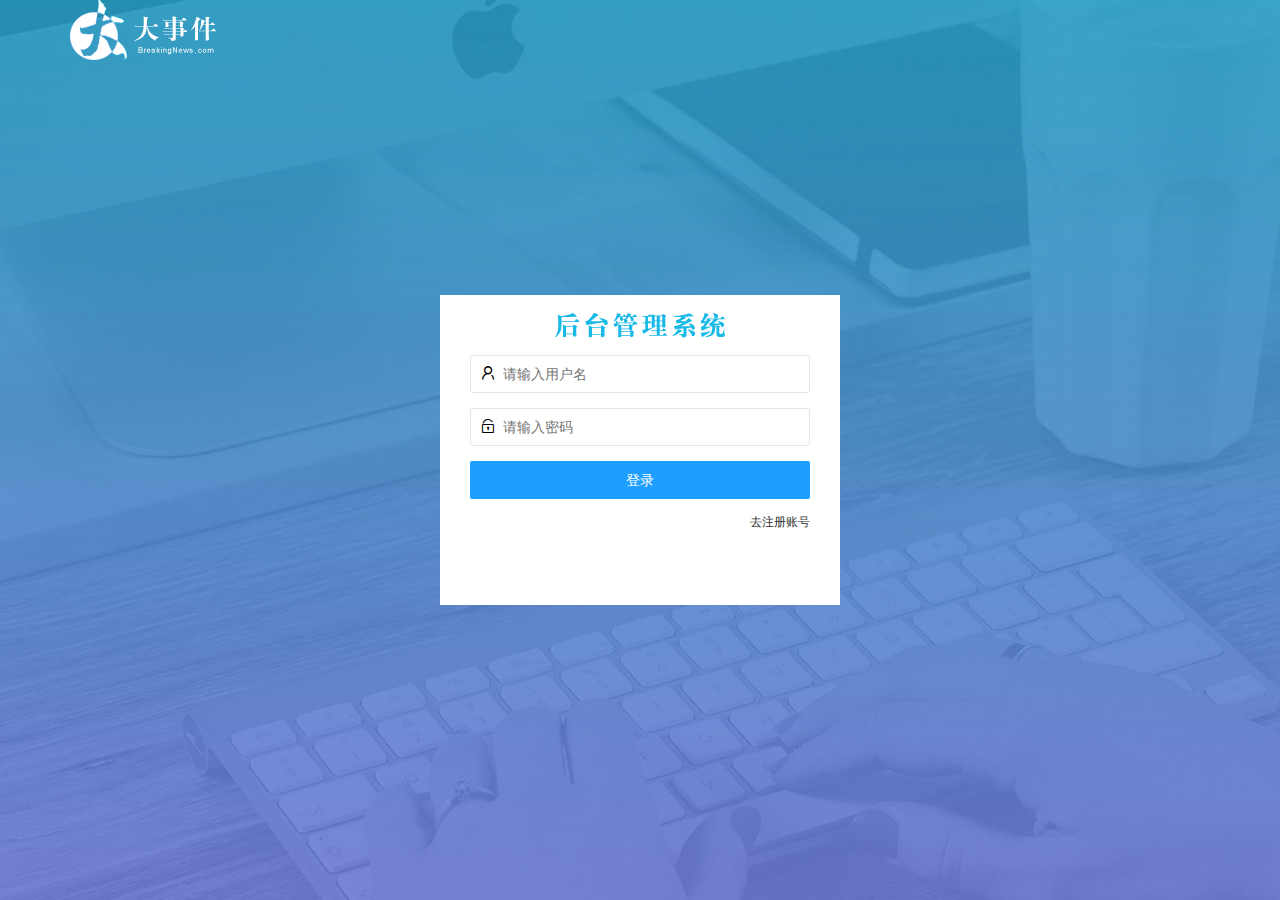
<file: login.html>
<!DOCTYPE html>
<html lang="en">

<head>
    <meta charset="UTF-8">
    <meta http-equiv="X-UA-Compatible" content="IE=edge">
    <meta name="viewport" content="width=device-width, initial-scale=1.0">
    <title>大事件-登录/注册</title>
    <!-- 导入LayUI 的样式 -->
    <link rel="stylesheet" href="./assets/lib/layui/css/layui.css">
    <!-- 导入login.css -->
    <link rel="stylesheet" href="./assets/css/login.css" />


    <!-- 导入相关的js -->
    <script src="./assets/lib/layui/layui.all.js"></script>
    <script src="./assets/lib/jquery.js"></script>
    <!-- 导入自定义的路径baseAPI.js  只能放在jquery.js后面和login.js之前 -->
    <script src="./assets/js/baseAPI.js"></script>
    <script src="./assets/js/login.js"></script>
</head>

<body>
    <!-- 头部logo区域 -->
    <div class="layui-main">
        <img src="./assets/images/logo.png" alt="">
    </div>

    <!-- 登录注册区域 -->
    <div class="loginAndRegBox">
        <div class="title_box"></div>
        <!-- 登录的div -->
        <div class="login_box">
            <!-- 登录的表单 -->
            <form class="layui-form" id="form_login">
                <!-- 用户名 -->
                <div class="layui-form-item">
                    <i class="layui-icon layui-icon-username"></i>
                    <input type="text" name="username" required lay-verify="required" placeholder="请输入用户名"
                        autocomplete="off" class="layui-input" />
                </div>
                <!-- 密码 -->
                <div class="layui-form-item">
                    <i class="layui-icon layui-icon-password"></i>
                    <input type="password" name="password" required lay-verify="required|pwd" placeholder="请输入密码"
                        autocomplete="off" class="layui-input" />
                </div>
                <!-- 登录按钮 -->
                <div class="layui-form-item">
                    <!-- 注意：表单提交按钮和普通按钮的区别，就是 lay-submit 属性 -->
                    <button class="layui-btn layui-btn-fluid layui-btn-normal" lay-submit>登录</button>
                </div>
                <div class="layui-form-item links">
                    <a href="javascript:;" id="link_reg">去注册账号</a>
                </div>
            </form>
        </div>
        <!-- 注册的div -->
        <div class="reg_box">
            <!-- 注册的表单 -->
            <form class="layui-form" id="form_reg">
                <!-- 用户名 -->
                <div class="layui-form-item">
                    <i class="layui-icon layui-icon-username"></i>
                    <input type="text" name="username" required lay-verify="required" placeholder="请输入用户名"
                        autocomplete="off" class="layui-input" />
                </div>
                <!-- 密码 -->
                <div class="layui-form-item">
                    <i class="layui-icon layui-icon-password"></i>
                    <input type="password" name="password" required lay-verify="required|pwd" placeholder="请输入密码"
                        autocomplete="off" class="layui-input" />
                </div>
                <!-- 密码确认框 -->
                <div class="layui-form-item">
                    <i class="layui-icon layui-icon-password"></i>
                    <input type="password" name="repassword" required lay-verify="required|pwd|repwd"
                        placeholder="再次确认密码" autocomplete="off" class="layui-input" />
                </div>
                <!-- 注册按钮 -->
                <div class="layui-form-item">
                    <!-- 注意：表单提交按钮和普通按钮的区别，就是 lay-submit 属性 -->
                    <button class="layui-btn layui-btn-fluid layui-btn-normal" lay-submit>注册</button>
                </div>
                <div class="layui-form-item links">
                    <a href="javascript:;" id="link_login">去登录</a>
                </div>
            </form>
        </div>
    </div>


</body>

</html>
</file>
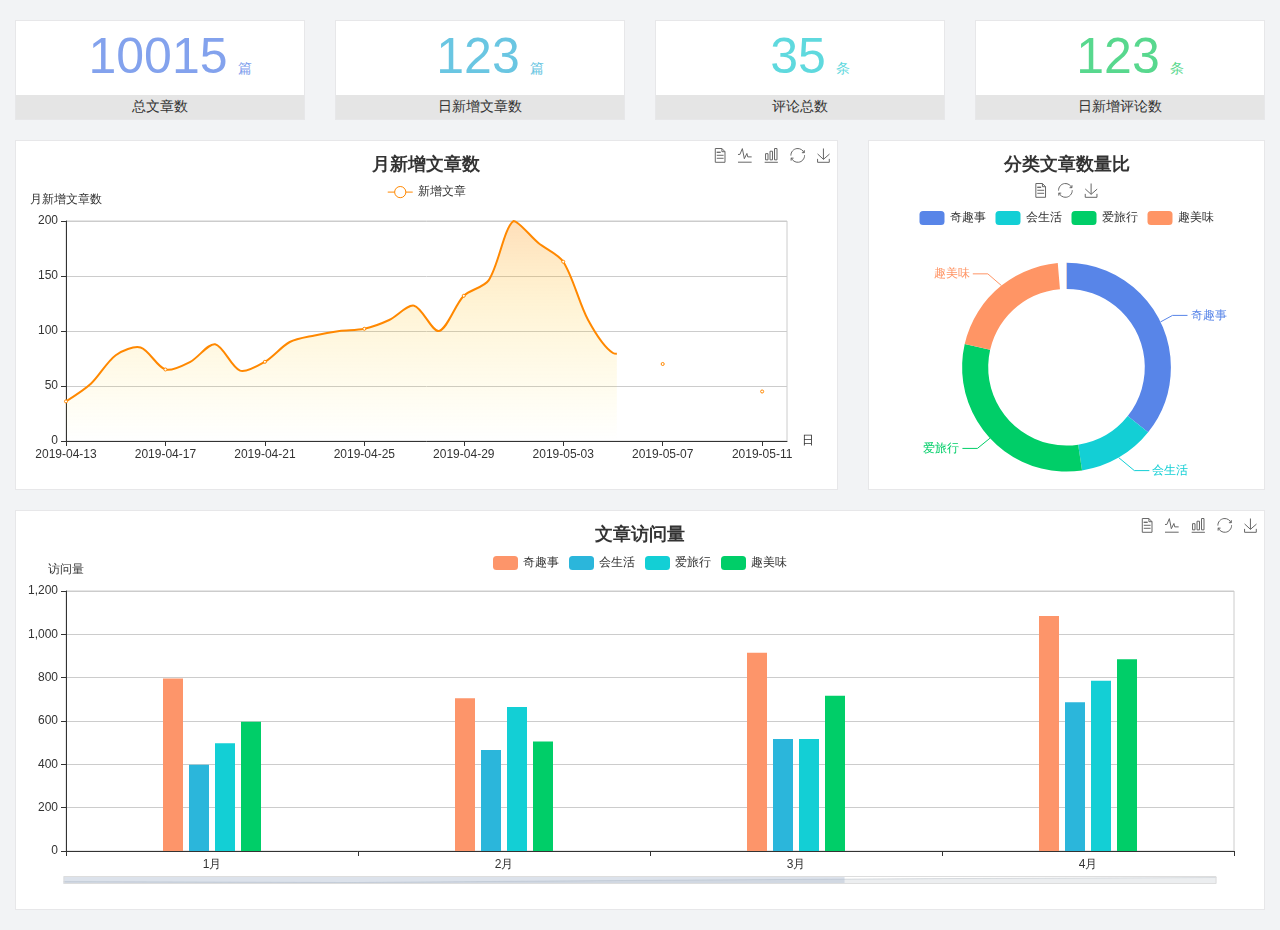
<file: home/dashboard.html>
<!DOCTYPE html>
<html lang="en">

<head>
  <meta charset="UTF-8">
  <meta name="viewport" content="width=device-width, initial-scale=1.0">
  <meta http-equiv="X-UA-Compatible" content="ie=edge">
  <title>图表统计</title>
  <link rel="stylesheet" href="../assets/lib/bootstrap.css" />
  <link rel="stylesheet" href="../assets/lib/main.css" />
  <script src="../assets/lib/jquery.js"></script>
  <script type="text/javascript" src="../assets/lib/echarts.min.js"></script>
</head>

<body>
  <div class="container-fluid">
    <div class="row spannel_list">
      <div class="col-sm-3 col-xs-6">
        <div class="spannel">
          <em>10015</em><span>篇</span>
          <b>总文章数</b>
        </div>
      </div>
      <div class="col-sm-3 col-xs-6">
        <div class="spannel scolor01">
          <em>123</em><span>篇</span>
          <b>日新增文章数</b>
        </div>
      </div>
      <div class="col-sm-3 col-xs-6">
        <div class="spannel scolor02">
          <em>35</em><span>条</span>
          <b>评论总数</b>
        </div>
      </div>
      <div class="col-sm-3 col-xs-6">
        <div class="spannel scolor03">
          <em>123</em><span>条</span>
          <b>日新增评论数</b>
        </div>
      </div>
    </div>
  </div>

  <div class="container-fluid">
    <div class="row curve-pie">
      <div class="col-lg-8 col-md-8">
        <div class="gragh_pannel" id="curve_show"></div>
      </div>
      <div class="col-lg-4 col-md-4">
        <div class="gragh_pannel" id="pie_show"></div>
      </div>
    </div>
  </div>

  <div class="container-fluid">
    <div class="column_pannel" id="column_show"></div>
  </div>

  <script>
    var oChart = echarts.init(document.getElementById('curve_show'));
    var aList_all = [
      { 'count': 36, 'date': '2019-04-13' },
      { 'count': 52, 'date': '2019-04-14' },
      { 'count': 78, 'date': '2019-04-15' },
      { 'count': 85, 'date': '2019-04-16' },
      { 'count': 65, 'date': '2019-04-17' },
      { 'count': 72, 'date': '2019-04-18' },
      { 'count': 88, 'date': '2019-04-19' },
      { 'count': 64, 'date': '2019-04-20' },
      { 'count': 72, 'date': '2019-04-21' },
      { 'count': 90, 'date': '2019-04-22' },
      { 'count': 96, 'date': '2019-04-23' },
      { 'count': 100, 'date': '2019-04-24' },
      { 'count': 102, 'date': '2019-04-25' },
      { 'count': 110, 'date': '2019-04-26' },
      { 'count': 123, 'date': '2019-04-27' },
      { 'count': 100, 'date': '2019-04-28' },
      { 'count': 132, 'date': '2019-04-29' },
      { 'count': 146, 'date': '2019-04-30' },
      { 'count': 200, 'date': '2019-05-01' },
      { 'count': 180, 'date': '2019-05-02' },
      { 'count': 163, 'date': '2019-05-03' },
      { 'count': 110, 'date': '2019-05-04' },
      { 'count': 80, 'date': '2019-05-05' },
      { 'count': 82, 'date': '2019-05-06' },
      { 'count': 70, 'date': '2019-05-07' },
      { 'count': 65, 'date': '2019-05-08' },
      { 'count': 54, 'date': '2019-05-09' },
      { 'count': 40, 'date': '2019-05-10' },
      { 'count': 45, 'date': '2019-05-11' },
      { 'count': 38, 'date': '2019-05-12' },
    ];

    let aCount = [];
    let aDate = [];

    for (var i = 0; i < aList_all.length; i++) {
      aCount.push(aList_all[i].count);
      aDate.push(aList_all[i].date);
    }

    var chartopt = {
      title: {
        text: '月新增文章数',
        left: 'center',
        top: '10'
      },
      tooltip: {
        trigger: 'axis'
      },
      legend: {
        data: ['新增文章'],
        top: '40'
      },
      toolbox: {
        show: true,
        feature: {
          mark: { show: true },
          dataView: { show: true, readOnly: false },
          magicType: { show: true, type: ['line', 'bar'] },
          restore: { show: true },
          saveAsImage: { show: true }
        }
      },
      calculable: true,
      xAxis: [
        {
          name: '日',
          type: 'category',
          boundaryGap: false,
          data: aDate
        }
      ],
      yAxis: [
        {
          name: '月新增文章数',
          type: 'value'
        }
      ],
      series: [
        {
          name: '新增文章',
          type: 'line',
          smooth: true,
          itemStyle: { normal: { areaStyle: { type: 'default' }, color: '#f80' }, lineStyle: { color: '#f80' } },
          data: aCount
        }],
      areaStyle: {
        normal: {
          color: new echarts.graphic.LinearGradient(0, 0, 0, 1, [{
            offset: 0,
            color: 'rgba(255,136,0,0.39)'
          }, {
            offset: .34,
            color: 'rgba(255,180,0,0.25)'
          }, {
            offset: 1,
            color: 'rgba(255,222,0,0.00)'
          }])

        }
      },
      grid: {
        show: true,
        x: 50,
        x2: 50,
        y: 80,
        height: 220
      }
    };

    oChart.setOption(chartopt);


    var oPie = echarts.init(document.getElementById('pie_show'));
    var oPieopt =
    {
      title: {
        top: 10,
        text: '分类文章数量比',
        x: 'center'
      },
      tooltip: {
        trigger: 'item',
        formatter: "{a} <br/>{b} : {c} ({d}%)"
      },
      color: ['#5885e8', '#13cfd5', '#00ce68', '#ff9565'],
      legend: {
        x: 'center',
        top: 65,
        data: ['奇趣事', '会生活', '爱旅行', '趣美味']
      },
      toolbox: {
        show: true,
        x: 'center',
        top: 35,
        feature: {
          mark: { show: true },
          dataView: { show: true, readOnly: false },
          magicType: {
            show: true,
            type: ['pie', 'funnel'],
            option: {
              funnel: {
                x: '25%',
                width: '50%',
                funnelAlign: 'left',
                max: 1548
              }
            }
          },
          restore: { show: true },
          saveAsImage: { show: true }
        }
      },
      calculable: true,
      series: [
        {
          name: '访问来源',
          type: 'pie',
          radius: ['45%', '60%'],
          center: ['50%', '65%'],
          data: [
            { value: 300, name: '奇趣事' },
            { value: 100, name: '会生活' },
            { value: 260, name: '爱旅行' },
            { value: 180, name: '趣美味' }
          ]
        }
      ]
    };
    oPie.setOption(oPieopt);



    var oColumn = this.echarts.init(document.getElementById('column_show'));
    var oColumnopt =
    {
      title: {
        text: '文章访问量',
        left: 'center',
        top: '10'
      },
      tooltip: {
        trigger: 'axis'
      },
      legend: {
        data: ['奇趣事', '会生活', '爱旅行', '趣美味'],
        top: '40'
      },
      toolbox: {
        show: true,
        feature: {
          mark: { show: true },
          dataView: { show: true, readOnly: false },
          magicType: { show: true, type: ['line', 'bar'] },
          restore: { show: true },
          saveAsImage: { show: true }
        }
      },
      calculable: true,
      xAxis: [
        {
          type: 'category',
          data: ['1月', '2月', '3月', '4月', '5月']
        }
      ],
      yAxis: [
        {
          name: '访问量',
          type: 'value'
        }
      ],
      series: [
        {
          name: '奇趣事',
          type: 'bar',
          barWidth: 20,
          itemStyle: {
            normal: { areaStyle: { type: 'default' }, color: '#fd956a' }
          },
          data: [800, 708, 920, 1090, 1200]
        },
        {
          name: '会生活',
          type: 'bar',
          barWidth: 20,
          itemStyle: {
            normal: { areaStyle: { type: 'default' }, color: '#2bb6db' }
          },
          data: [400, 468, 520, 690, 800]
        },
        {
          name: '爱旅行',
          type: 'bar',
          barWidth: 20,
          itemStyle: {
            normal: { areaStyle: { type: 'default' }, color: '#13cfd5' }
          },
          data: [500, 668, 520, 790, 900]
        },
        {
          name: '趣美味',
          type: 'bar',
          barWidth: 20,
          itemStyle: {
            normal: { areaStyle: { type: 'default' }, color: '#00ce68' }
          },
          data: [600, 508, 720, 890, 1000]
        }
      ],
      grid: {
        show: true,
        x: 50,
        x2: 30,
        y: 80,
        height: 260
      },
      dataZoom: [//给x轴设置滚动条
        {
          start: 0,//默认为0
          end: 100 - 1000 / 31,//默认为100
          type: 'slider',
          show: true,
          xAxisIndex: [0],
          handleSize: 0,//滑动条的 左右2个滑动条的大小
          height: 8,//组件高度
          left: 45, //左边的距离
          right: 50,//右边的距离
          bottom: 26,//右边的距离
          handleColor: '#ddd',//h滑动图标的颜色
          handleStyle: {
            borderColor: "#cacaca",
            borderWidth: "1",
            shadowBlur: 2,
            background: "#ddd",
            shadowColor: "#ddd",
          }
        }]
    };
    oColumn.setOption(oColumnopt);
  </script>
</body>

</html>
</file>
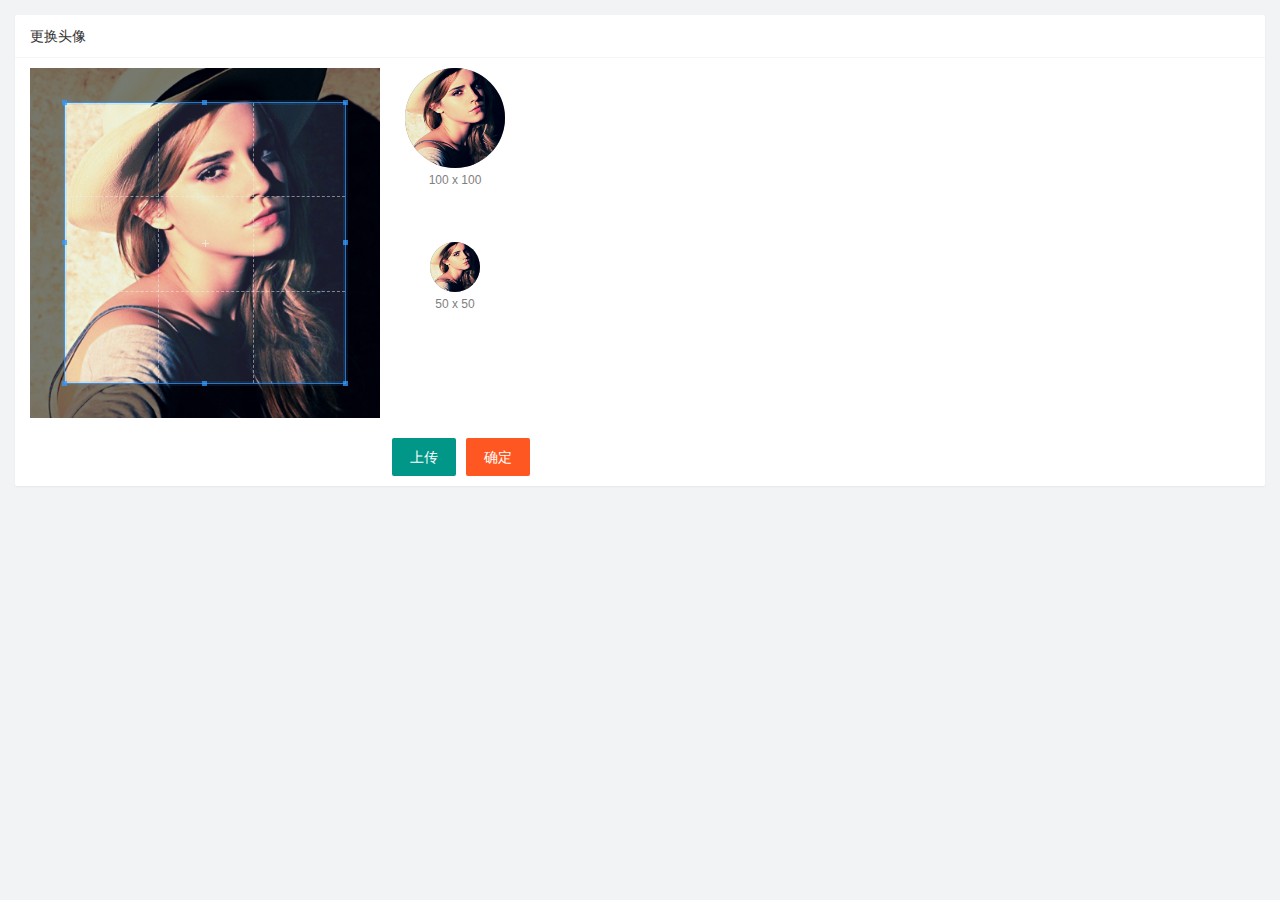
<file: user/user_avatar.html>
<!DOCTYPE html>
<html lang="en">
  <head>
    <meta charset="UTF-8" />
    <meta name="viewport" content="width=device-width, initial-scale=1.0" />
    <title>Document</title>
    <link rel="stylesheet" href="../assets/lib/layui/css/layui.css" />
    <link rel="stylesheet" href="../assets/lib/cropper/cropper.css" />
    <link rel="stylesheet" href="../assets/css/user/user_avatar.css" />
  </head>
  <body>
    <!-- 卡片区域 -->
    <div class="layui-card">
      <div class="layui-card-header">更换头像</div>
      <div class="layui-card-body">
        <!-- 第一行的图片裁剪和预览区域 -->
        <div class="row1">
          <!-- 图片裁剪区域 -->
          <div class="cropper-box">
            <!-- 这个 img 标签很重要，将来会把它初始化为裁剪区域 -->
            <img id="image" src="../assets/images/sample.jpg" />
          </div>
          <!-- 图片的预览区域 -->
          <div class="preview-box">
            <div>
              <!-- 宽高为 100px 的预览区域 -->
              <div class="img-preview w100"></div>
              <p class="size">100 x 100</p>
            </div>
            <div>
              <!-- 宽高为 50px 的预览区域 -->
              <div class="img-preview w50"></div>
              <p class="size">50 x 50</p>
            </div>
          </div>
        </div>

        <!-- 第二行的按钮区域 -->
        <div class="row2">
          <!-- 通过 accept 属性，可以指定，允许用户选择什么类型的文件 -->
          <input type="file" id="file" accept="image/png,image/jpeg" />
          <button type="button" class="layui-btn" id="btnChooseImage">上传</button>
          <button type="button" class="layui-btn layui-btn-danger" id="btnUpload">确定</button>
        </div>
      </div>
    </div>

    <script src="../assets/lib/layui/layui.all.js"></script>
    <script src="../assets/lib/jquery.js"></script>
    <script src="../assets/lib/cropper/Cropper.js"></script>
    <script src="../assets/lib/cropper/jquery-cropper.js"></script>
    <script src="../assets/js/baseAPI.js"></script>
    <script src="../assets/js/user/user_avatar.js"></script>
  </body>
</html>
</file>
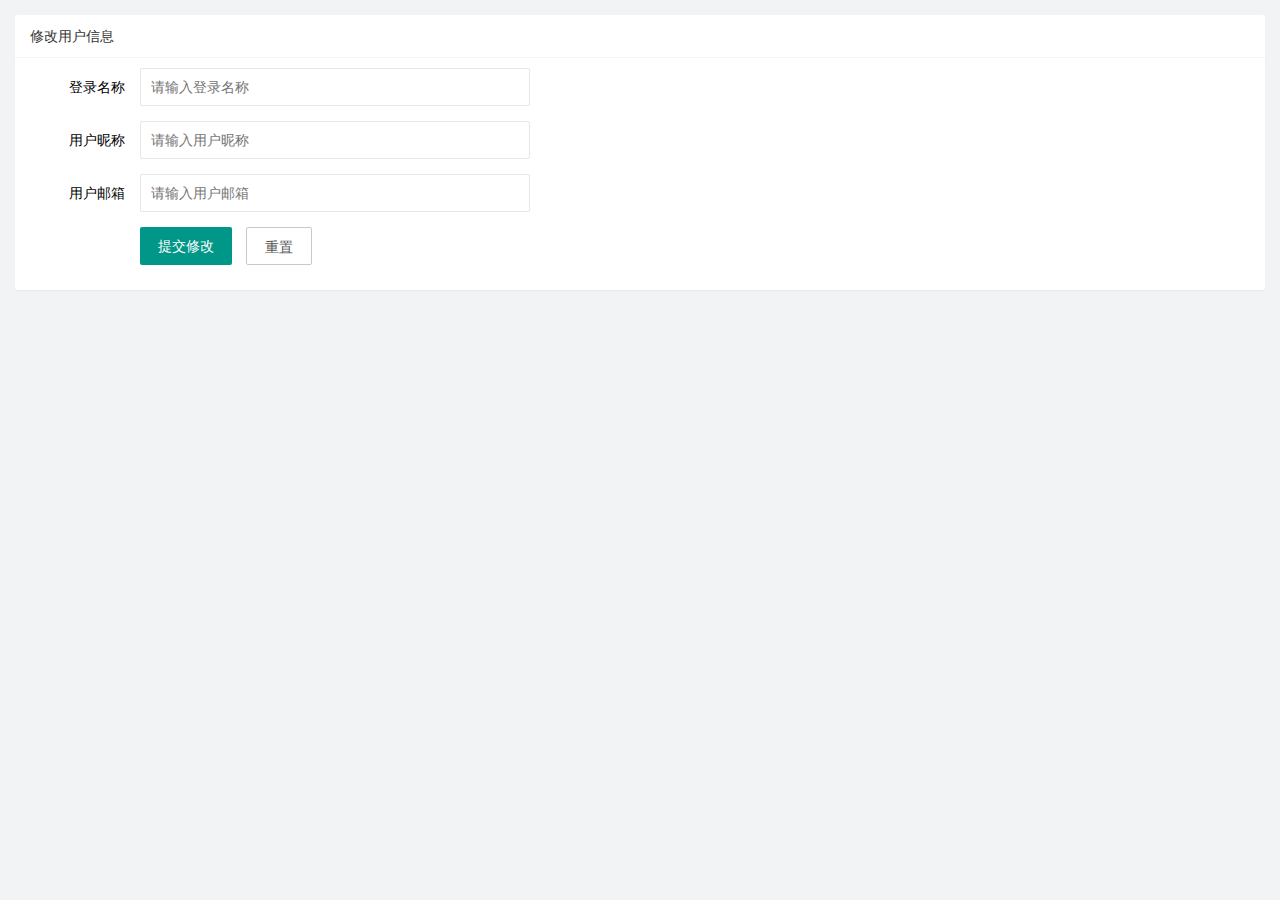
<file: user/user_info.html>
<!DOCTYPE html>
<html lang="en">

<head>
    <meta charset="UTF-8">
    <meta http-equiv="X-UA-Compatible" content="IE=edge">
    <meta name="viewport" content="width=device-width, initial-scale=1.0">
    <title>个人信息</title>
    <link rel="stylesheet" href="../assets/lib/layui/css/layui.css">
    <link rel="stylesheet" href="../assets/css/user/user_info.css">

</head>

<body>
    <!-- 卡片区域 -->
    <div class="layui-card">
        <div class="layui-card-header">修改用户信息</div>
        <div class="layui-card-body">
            <!-- form 表单区域 -->
            <form class="layui-form" lay-filter="formUserInfo">
                <!-- 这是隐藏域 -->
                <input type="hidden" name="id" value="" />
                <div class="layui-form-item">
                    <label class="layui-form-label">登录名称</label>
                    <div class="layui-input-block">
                        <input type="text" name="username" required lay-verify="required" placeholder="请输入登录名称"
                            autocomplete="off" class="layui-input" readonly />
                    </div>
                </div>
                <div class="layui-form-item">
                    <label class="layui-form-label">用户昵称</label>
                    <div class="layui-input-block">
                        <input type="text" name="nickname" required lay-verify="required|nickname" placeholder="请输入用户昵称"
                            autocomplete="off" class="layui-input" />
                    </div>
                </div>
                <div class="layui-form-item">
                    <label class="layui-form-label">用户邮箱</label>
                    <div class="layui-input-block">
                        <input type="text" name="email" required lay-verify="required|email" placeholder="请输入用户邮箱"
                            autocomplete="off" class="layui-input" />
                    </div>
                </div>
                <div class="layui-form-item">
                    <div class="layui-input-block">
                        <button class="layui-btn" lay-submit lay-filter="formDemo">提交修改</button>
                        <button type="reset" class="layui-btn layui-btn-primary" id="btnReset">重置</button>
                    </div>
                </div>
            </form>
        </div>
    </div>

    <!-- 导入 layui 的 js -->
    <script src="../assets/lib/layui/layui.all.js"></script>
    <!-- 导入 jquery -->
    <script src="../assets/lib/jquery.js"></script>
    <!-- 导入 baseAPI -->
    <script src="../assets/js/baseAPI.js"></script>
    <!-- 导入自己的 js -->
    <script src="../assets/js/user/user_info.js"></script>
</body>

</html>
</file>
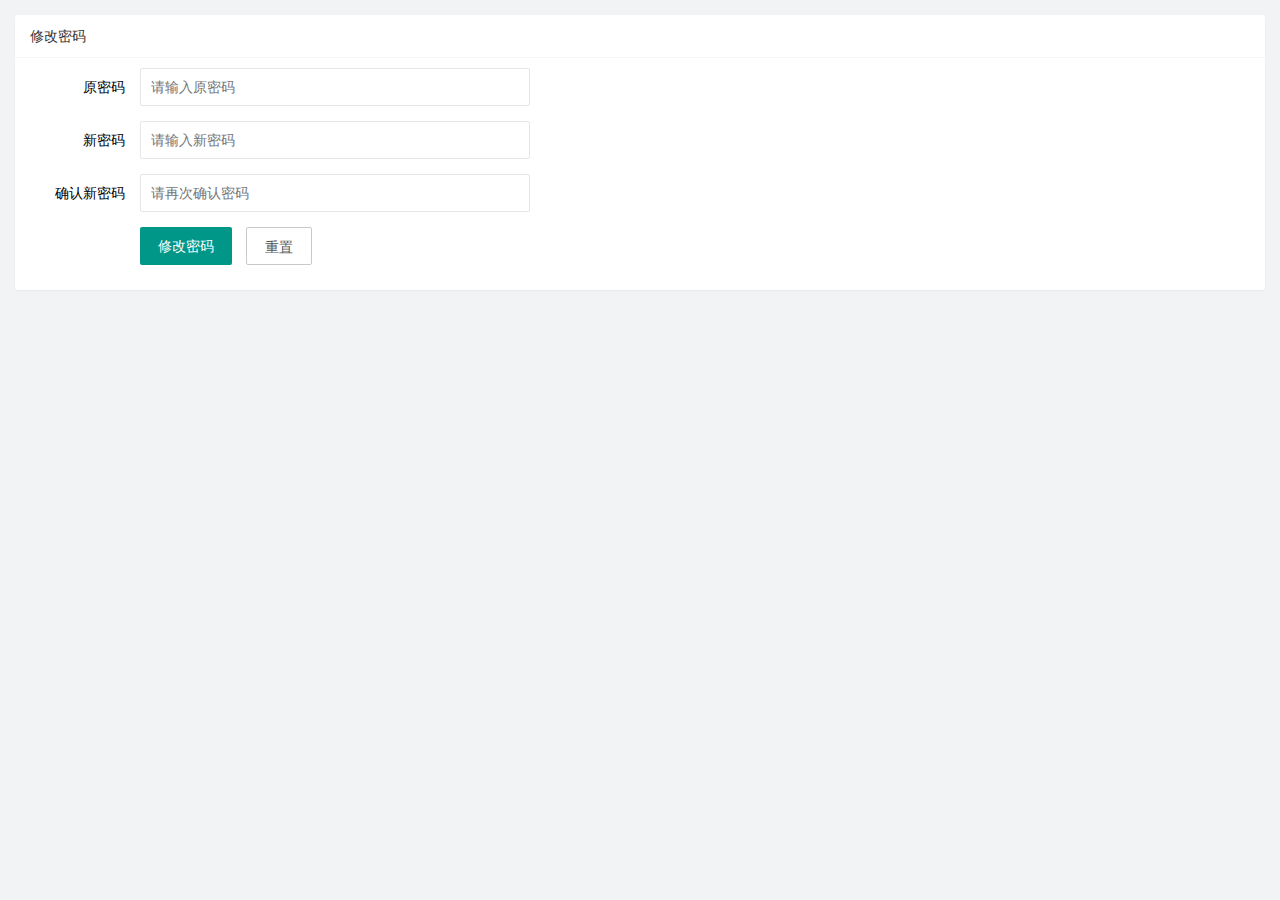
<file: user/user_pwd.html>
<!DOCTYPE html>
<html lang="en">

<head>
  <meta charset="UTF-8" />
  <meta name="viewport" content="width=device-width, initial-scale=1.0" />
  <title>Document</title>
  <link rel="stylesheet" href="../assets/lib/layui/css/layui.css" />
  <link rel="stylesheet" href="../assets/css/user/user_pwd.css" />
</head>

<body>
  <!-- 卡片区域 -->
  <div class="layui-card">
    <div class="layui-card-header">修改密码</div>
    <div class="layui-card-body">
      <form class="layui-form">
        <div class="layui-form-item">
          <label class="layui-form-label">原密码</label>
          <div class="layui-input-block">
            <input type="password" name="oldPwd" required lay-verify="required|pwd" placeholder="请输入原密码"
              autocomplete="off" class="layui-input" />
          </div>
        </div>
        <div class="layui-form-item">
          <label class="layui-form-label">新密码</label>
          <div class="layui-input-block">
            <input type="password" name="newPwd" required lay-verify="required|pwd|samePwd" placeholder="请输入新密码"
              autocomplete="off" class="layui-input" />
          </div>
        </div>
        <div class="layui-form-item">
          <label class="layui-form-label">确认新密码</label>
          <div class="layui-input-block">
            <input type="password" name="rePwd" required lay-verify="required|pwd|rePwd" placeholder="请再次确认密码"
              autocomplete="off" class="layui-input" />
          </div>
        </div>
        <div class="layui-form-item">
          <div class="layui-input-block">
            <button class="layui-btn" lay-submit lay-filter="formDemo">修改密码</button>
            <button type="reset" class="layui-btn layui-btn-primary">重置</button>
          </div>
        </div>
      </form>
    </div>
  </div>

  <!-- 导入 layui 的 js -->
  <script src="../assets/lib/layui/layui.all.js"></script>
  <!-- 导入 jQuery -->
  <script src="../assets/lib/jquery.js"></script>
  <!-- 导入 baseAPI -->
  <script src="../assets/js/baseAPI.js"></script>
  <!-- 导入自己的 js -->
  <script src="../assets/js/user/user_pwd.js"></script>
</body>

</html>
</file>
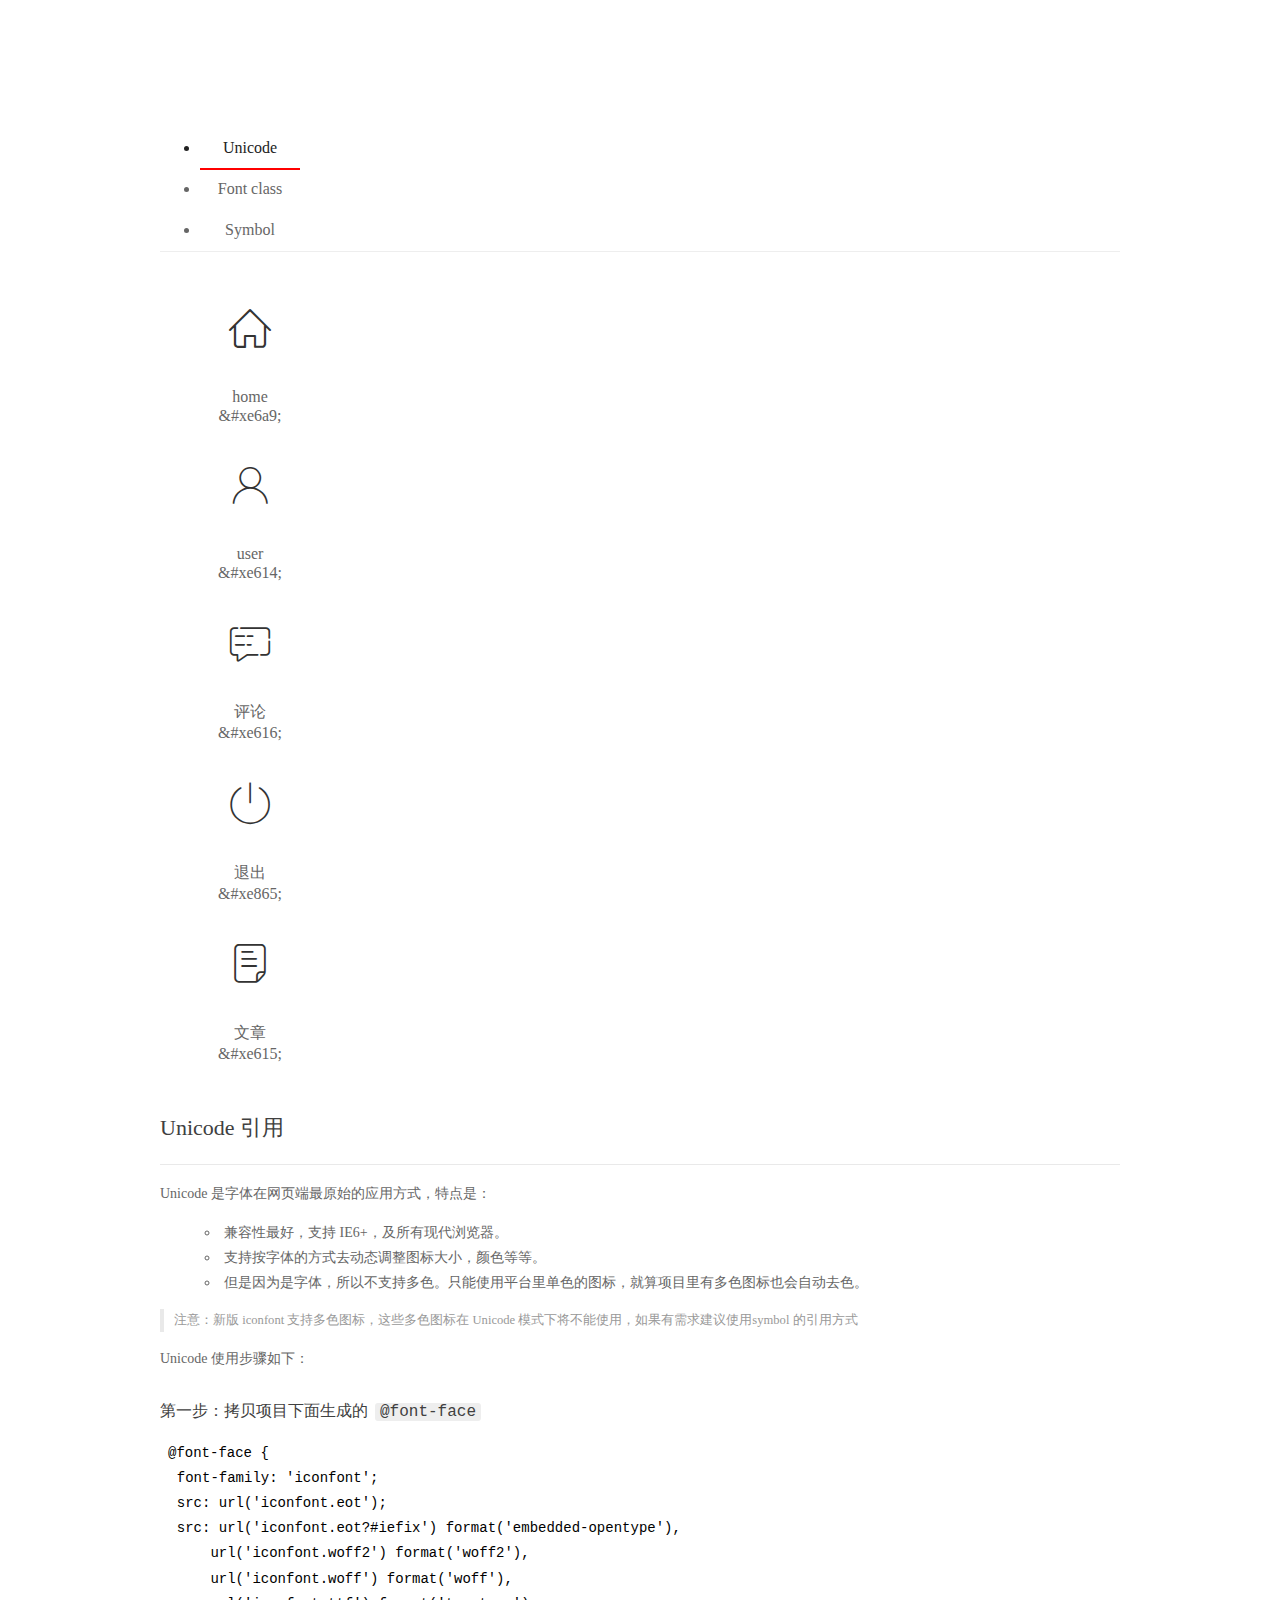
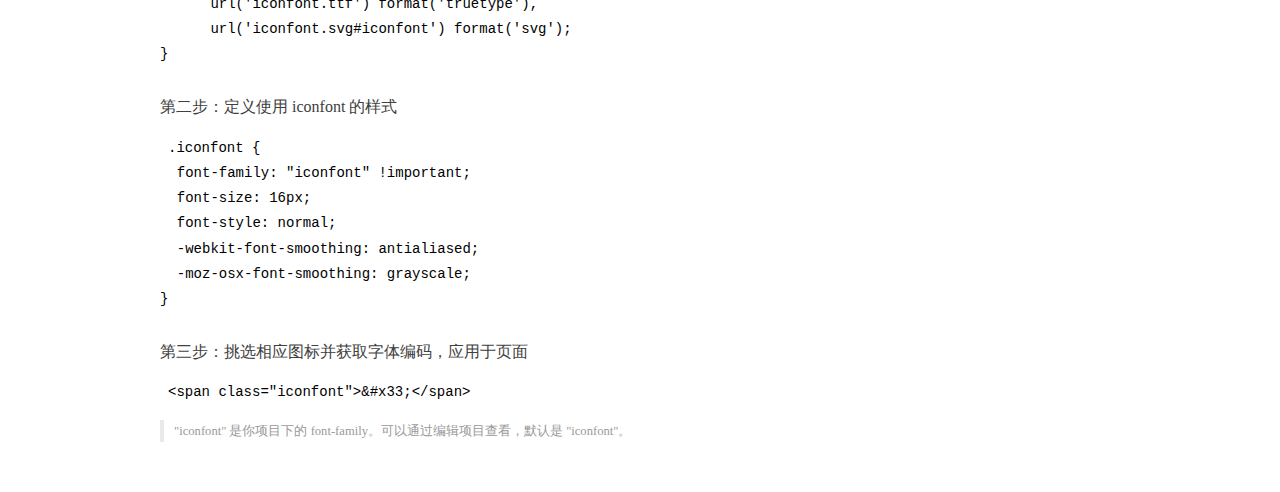
<file: assets/fonts/demo_index.html>
<!DOCTYPE html>
<html>
<head>
  <meta charset="utf-8"/>
  <title>IconFont Demo</title>
  <link rel="shortcut icon" href="https://gtms04.alicdn.com/tps/i4/TB1_oz6GVXXXXaFXpXXJDFnIXXX-64-64.ico" type="image/x-icon"/>
  <link rel="stylesheet" href="https://g.alicdn.com/thx/cube/1.3.2/cube.min.css">
  <link rel="stylesheet" href="demo.css">
  <link rel="stylesheet" href="iconfont.css">
  <script src="iconfont.js"></script>
  <!-- jQuery -->
  <script src="https://a1.alicdn.com/oss/uploads/2018/12/26/7bfddb60-08e8-11e9-9b04-53e73bb6408b.js"></script>
  <!-- 代码高亮 -->
  <script src="https://a1.alicdn.com/oss/uploads/2018/12/26/a3f714d0-08e6-11e9-8a15-ebf944d7534c.js"></script>
</head>
<body>
  <div class="main">
    <h1 class="logo"><a href="https://www.iconfont.cn/" title="iconfont 首页" target="_blank">&#xe86b;</a></h1>
    <div class="nav-tabs">
      <ul id="tabs" class="dib-box">
        <li class="dib active"><span>Unicode</span></li>
        <li class="dib"><span>Font class</span></li>
        <li class="dib"><span>Symbol</span></li>
      </ul>
      
    </div>
    <div class="tab-container">
      <div class="content unicode" style="display: block;">
          <ul class="icon_lists dib-box">
          
            <li class="dib">
              <span class="icon iconfont">&#xe6a9;</span>
                <div class="name">home</div>
                <div class="code-name">&amp;#xe6a9;</div>
              </li>
          
            <li class="dib">
              <span class="icon iconfont">&#xe614;</span>
                <div class="name">user</div>
                <div class="code-name">&amp;#xe614;</div>
              </li>
          
            <li class="dib">
              <span class="icon iconfont">&#xe616;</span>
                <div class="name">评论</div>
                <div class="code-name">&amp;#xe616;</div>
              </li>
          
            <li class="dib">
              <span class="icon iconfont">&#xe865;</span>
                <div class="name">退出</div>
                <div class="code-name">&amp;#xe865;</div>
              </li>
          
            <li class="dib">
              <span class="icon iconfont">&#xe615;</span>
                <div class="name">文章</div>
                <div class="code-name">&amp;#xe615;</div>
              </li>
          
          </ul>
          <div class="article markdown">
          <h2 id="unicode-">Unicode 引用</h2>
          <hr>

          <p>Unicode 是字体在网页端最原始的应用方式，特点是：</p>
          <ul>
            <li>兼容性最好，支持 IE6+，及所有现代浏览器。</li>
            <li>支持按字体的方式去动态调整图标大小，颜色等等。</li>
            <li>但是因为是字体，所以不支持多色。只能使用平台里单色的图标，就算项目里有多色图标也会自动去色。</li>
          </ul>
          <blockquote>
            <p>注意：新版 iconfont 支持多色图标，这些多色图标在 Unicode 模式下将不能使用，如果有需求建议使用symbol 的引用方式</p>
          </blockquote>
          <p>Unicode 使用步骤如下：</p>
          <h3 id="-font-face">第一步：拷贝项目下面生成的 <code>@font-face</code></h3>
<pre><code class="language-css"
>@font-face {
  font-family: 'iconfont';
  src: url('iconfont.eot');
  src: url('iconfont.eot?#iefix') format('embedded-opentype'),
      url('iconfont.woff2') format('woff2'),
      url('iconfont.woff') format('woff'),
      url('iconfont.ttf') format('truetype'),
      url('iconfont.svg#iconfont') format('svg');
}
</code></pre>
          <h3 id="-iconfont-">第二步：定义使用 iconfont 的样式</h3>
<pre><code class="language-css"
>.iconfont {
  font-family: "iconfont" !important;
  font-size: 16px;
  font-style: normal;
  -webkit-font-smoothing: antialiased;
  -moz-osx-font-smoothing: grayscale;
}
</code></pre>
          <h3 id="-">第三步：挑选相应图标并获取字体编码，应用于页面</h3>
<pre>
<code class="language-html"
>&lt;span class="iconfont"&gt;&amp;#x33;&lt;/span&gt;
</code></pre>
          <blockquote>
            <p>"iconfont" 是你项目下的 font-family。可以通过编辑项目查看，默认是 "iconfont"。</p>
          </blockquote>
          </div>
      </div>
      <div class="content font-class">
        <ul class="icon_lists dib-box">
          
          <li class="dib">
            <span class="icon iconfont icon-home"></span>
            <div class="name">
              home
            </div>
            <div class="code-name">.icon-home
            </div>
          </li>
          
          <li class="dib">
            <span class="icon iconfont icon-user"></span>
            <div class="name">
              user
            </div>
            <div class="code-name">.icon-user
            </div>
          </li>
          
          <li class="dib">
            <span class="icon iconfont icon-pinglun"></span>
            <div class="name">
              评论
            </div>
            <div class="code-name">.icon-pinglun
            </div>
          </li>
          
          <li class="dib">
            <span class="icon iconfont icon-tuichu"></span>
            <div class="name">
              退出
            </div>
            <div class="code-name">.icon-tuichu
            </div>
          </li>
          
          <li class="dib">
            <span class="icon iconfont icon-16"></span>
            <div class="name">
              文章
            </div>
            <div class="code-name">.icon-16
            </div>
          </li>
          
        </ul>
        <div class="article markdown">
        <h2 id="font-class-">font-class 引用</h2>
        <hr>

        <p>font-class 是 Unicode 使用方式的一种变种，主要是解决 Unicode 书写不直观，语意不明确的问题。</p>
        <p>与 Unicode 使用方式相比，具有如下特点：</p>
        <ul>
          <li>兼容性良好，支持 IE8+，及所有现代浏览器。</li>
          <li>相比于 Unicode 语意明确，书写更直观。可以很容易分辨这个 icon 是什么。</li>
          <li>因为使用 class 来定义图标，所以当要替换图标时，只需要修改 class 里面的 Unicode 引用。</li>
          <li>不过因为本质上还是使用的字体，所以多色图标还是不支持的。</li>
        </ul>
        <p>使用步骤如下：</p>
        <h3 id="-fontclass-">第一步：引入项目下面生成的 fontclass 代码：</h3>
<pre><code class="language-html">&lt;link rel="stylesheet" href="./iconfont.css"&gt;
</code></pre>
        <h3 id="-">第二步：挑选相应图标并获取类名，应用于页面：</h3>
<pre><code class="language-html">&lt;span class="iconfont icon-xxx"&gt;&lt;/span&gt;
</code></pre>
        <blockquote>
          <p>"
            iconfont" 是你项目下的 font-family。可以通过编辑项目查看，默认是 "iconfont"。</p>
        </blockquote>
      </div>
      </div>
      <div class="content symbol">
          <ul class="icon_lists dib-box">
          
            <li class="dib">
                <svg class="icon svg-icon" aria-hidden="true">
                  <use xlink:href="#icon-home"></use>
                </svg>
                <div class="name">home</div>
                <div class="code-name">#icon-home</div>
            </li>
          
            <li class="dib">
                <svg class="icon svg-icon" aria-hidden="true">
                  <use xlink:href="#icon-user"></use>
                </svg>
                <div class="name">user</div>
                <div class="code-name">#icon-user</div>
            </li>
          
            <li class="dib">
                <svg class="icon svg-icon" aria-hidden="true">
                  <use xlink:href="#icon-pinglun"></use>
                </svg>
                <div class="name">评论</div>
                <div class="code-name">#icon-pinglun</div>
            </li>
          
            <li class="dib">
                <svg class="icon svg-icon" aria-hidden="true">
                  <use xlink:href="#icon-tuichu"></use>
                </svg>
                <div class="name">退出</div>
                <div class="code-name">#icon-tuichu</div>
            </li>
          
            <li class="dib">
                <svg class="icon svg-icon" aria-hidden="true">
                  <use xlink:href="#icon-16"></use>
                </svg>
                <div class="name">文章</div>
                <div class="code-name">#icon-16</div>
            </li>
          
          </ul>
          <div class="article markdown">
          <h2 id="symbol-">Symbol 引用</h2>
          <hr>

          <p>这是一种全新的使用方式，应该说这才是未来的主流，也是平台目前推荐的用法。相关介绍可以参考这篇<a href="">文章</a>
            这种用法其实是做了一个 SVG 的集合，与另外两种相比具有如下特点：</p>
          <ul>
            <li>支持多色图标了，不再受单色限制。</li>
            <li>通过一些技巧，支持像字体那样，通过 <code>font-size</code>, <code>color</code> 来调整样式。</li>
            <li>兼容性较差，支持 IE9+，及现代浏览器。</li>
            <li>浏览器渲染 SVG 的性能一般，还不如 png。</li>
          </ul>
          <p>使用步骤如下：</p>
          <h3 id="-symbol-">第一步：引入项目下面生成的 symbol 代码：</h3>
<pre><code class="language-html">&lt;script src="./iconfont.js"&gt;&lt;/script&gt;
</code></pre>
          <h3 id="-css-">第二步：加入通用 CSS 代码（引入一次就行）：</h3>
<pre><code class="language-html">&lt;style&gt;
.icon {
  width: 1em;
  height: 1em;
  vertical-align: -0.15em;
  fill: currentColor;
  overflow: hidden;
}
&lt;/style&gt;
</code></pre>
          <h3 id="-">第三步：挑选相应图标并获取类名，应用于页面：</h3>
<pre><code class="language-html">&lt;svg class="icon" aria-hidden="true"&gt;
  &lt;use xlink:href="#icon-xxx"&gt;&lt;/use&gt;
&lt;/svg&gt;
</code></pre>
          </div>
      </div>

    </div>
  </div>
  <script>
  $(document).ready(function () {
      $('.tab-container .content:first').show()

      $('#tabs li').click(function (e) {
        var tabContent = $('.tab-container .content')
        var index = $(this).index()

        if ($(this).hasClass('active')) {
          return
        } else {
          $('#tabs li').removeClass('active')
          $(this).addClass('active')

          tabContent.hide().eq(index).fadeIn()
        }
      })
    })
  </script>
</body>
</html>
</file>
<file: assets/lib/layui/css/layui.css>
/** layui-v2.5.5 MIT License By https://www.layui.com */
 .layui-inline,img{display:inline-block;vertical-align:middle}h1,h2,h3,h4,h5,h6{font-weight:400}.layui-edge,.layui-header,.layui-inline,.layui-main{position:relative}.layui-body,.layui-edge,.layui-elip{overflow:hidden}.layui-btn,.layui-edge,.layui-inline,img{vertical-align:middle}.layui-btn,.layui-disabled,.layui-icon,.layui-unselect{-moz-user-select:none;-webkit-user-select:none;-ms-user-select:none}.layui-elip,.layui-form-checkbox span,.layui-form-pane .layui-form-label{text-overflow:ellipsis;white-space:nowrap}.layui-breadcrumb,.layui-tree-btnGroup{visibility:hidden}blockquote,body,button,dd,div,dl,dt,form,h1,h2,h3,h4,h5,h6,input,li,ol,p,pre,td,textarea,th,ul{margin:0;padding:0;-webkit-tap-highlight-color:rgba(0,0,0,0)}a:active,a:hover{outline:0}img{border:none}li{list-style:none}table{border-collapse:collapse;border-spacing:0}h4,h5,h6{font-size:100%}button,input,optgroup,option,select,textarea{font-family:inherit;font-size:inherit;font-style:inherit;font-weight:inherit;outline:0}pre{white-space:pre-wrap;white-space:-moz-pre-wrap;white-space:-pre-wrap;white-space:-o-pre-wrap;word-wrap:break-word}body{line-height:24px;font:14px Helvetica Neue,Helvetica,PingFang SC,Tahoma,Arial,sans-serif}hr{height:1px;margin:10px 0;border:0;clear:both}a{color:#333;text-decoration:none}a:hover{color:#777}a cite{font-style:normal;*cursor:pointer}.layui-border-box,.layui-border-box *{box-sizing:border-box}.layui-box,.layui-box *{box-sizing:content-box}.layui-clear{clear:both;*zoom:1}.layui-clear:after{content:'\20';clear:both;*zoom:1;display:block;height:0}.layui-inline{*display:inline;*zoom:1}.layui-edge{display:inline-block;width:0;height:0;border-width:6px;border-style:dashed;border-color:transparent}.layui-edge-top{top:-4px;border-bottom-color:#999;border-bottom-style:solid}.layui-edge-right{border-left-color:#999;border-left-style:solid}.layui-edge-bottom{top:2px;border-top-color:#999;border-top-style:solid}.layui-edge-left{border-right-color:#999;border-right-style:solid}.layui-disabled,.layui-disabled:hover{color:#d2d2d2!important;cursor:not-allowed!important}.layui-circle{border-radius:100%}.layui-show{display:block!important}.layui-hide{display:none!important}@font-face{font-family:layui-icon;src:url(../font/iconfont.eot?v=250);src:url(../font/iconfont.eot?v=250#iefix) format('embedded-opentype'),url(../font/iconfont.woff2?v=250) format('woff2'),url(../font/iconfont.woff?v=250) format('woff'),url(../font/iconfont.ttf?v=250) format('truetype'),url(../font/iconfont.svg?v=250#layui-icon) format('svg')}.layui-icon{font-family:layui-icon!important;font-size:16px;font-style:normal;-webkit-font-smoothing:antialiased;-moz-osx-font-smoothing:grayscale}.layui-icon-reply-fill:before{content:"\e611"}.layui-icon-set-fill:before{content:"\e614"}.layui-icon-menu-fill:before{content:"\e60f"}.layui-icon-search:before{content:"\e615"}.layui-icon-share:before{content:"\e641"}.layui-icon-set-sm:before{content:"\e620"}.layui-icon-engine:before{content:"\e628"}.layui-icon-close:before{content:"\1006"}.layui-icon-close-fill:before{content:"\1007"}.layui-icon-chart-screen:before{content:"\e629"}.layui-icon-star:before{content:"\e600"}.layui-icon-circle-dot:before{content:"\e617"}.layui-icon-chat:before{content:"\e606"}.layui-icon-release:before{content:"\e609"}.layui-icon-list:before{content:"\e60a"}.layui-icon-chart:before{content:"\e62c"}.layui-icon-ok-circle:before{content:"\1005"}.layui-icon-layim-theme:before{content:"\e61b"}.layui-icon-table:before{content:"\e62d"}.layui-icon-right:before{content:"\e602"}.layui-icon-left:before{content:"\e603"}.layui-icon-cart-simple:before{content:"\e698"}.layui-icon-face-cry:before{content:"\e69c"}.layui-icon-face-smile:before{content:"\e6af"}.layui-icon-survey:before{content:"\e6b2"}.layui-icon-tree:before{content:"\e62e"}.layui-icon-upload-circle:before{content:"\e62f"}.layui-icon-add-circle:before{content:"\e61f"}.layui-icon-download-circle:before{content:"\e601"}.layui-icon-templeate-1:before{content:"\e630"}.layui-icon-util:before{content:"\e631"}.layui-icon-face-surprised:before{content:"\e664"}.layui-icon-edit:before{content:"\e642"}.layui-icon-speaker:before{content:"\e645"}.layui-icon-down:before{content:"\e61a"}.layui-icon-file:before{content:"\e621"}.layui-icon-layouts:before{content:"\e632"}.layui-icon-rate-half:before{content:"\e6c9"}.layui-icon-add-circle-fine:before{content:"\e608"}.layui-icon-prev-circle:before{content:"\e633"}.layui-icon-read:before{content:"\e705"}.layui-icon-404:before{content:"\e61c"}.layui-icon-carousel:before{content:"\e634"}.layui-icon-help:before{content:"\e607"}.layui-icon-code-circle:before{content:"\e635"}.layui-icon-water:before{content:"\e636"}.layui-icon-username:before{content:"\e66f"}.layui-icon-find-fill:before{content:"\e670"}.layui-icon-about:before{content:"\e60b"}.layui-icon-location:before{content:"\e715"}.layui-icon-up:before{content:"\e619"}.layui-icon-pause:before{content:"\e651"}.layui-icon-date:before{content:"\e637"}.layui-icon-layim-uploadfile:before{content:"\e61d"}.layui-icon-delete:before{content:"\e640"}.layui-icon-play:before{content:"\e652"}.layui-icon-top:before{content:"\e604"}.layui-icon-friends:before{content:"\e612"}.layui-icon-refresh-3:before{content:"\e9aa"}.layui-icon-ok:before{content:"\e605"}.layui-icon-layer:before{content:"\e638"}.layui-icon-face-smile-fine:before{content:"\e60c"}.layui-icon-dollar:before{content:"\e659"}.layui-icon-group:before{content:"\e613"}.layui-icon-layim-download:before{content:"\e61e"}.layui-icon-picture-fine:before{content:"\e60d"}.layui-icon-link:before{content:"\e64c"}.layui-icon-diamond:before{content:"\e735"}.layui-icon-log:before{content:"\e60e"}.layui-icon-rate-solid:before{content:"\e67a"}.layui-icon-fonts-del:before{content:"\e64f"}.layui-icon-unlink:before{content:"\e64d"}.layui-icon-fonts-clear:before{content:"\e639"}.layui-icon-triangle-r:before{content:"\e623"}.layui-icon-circle:before{content:"\e63f"}.layui-icon-radio:before{content:"\e643"}.layui-icon-align-center:before{content:"\e647"}.layui-icon-align-right:before{content:"\e648"}.layui-icon-align-left:before{content:"\e649"}.layui-icon-loading-1:before{content:"\e63e"}.layui-icon-return:before{content:"\e65c"}.layui-icon-fonts-strong:before{content:"\e62b"}.layui-icon-upload:before{content:"\e67c"}.layui-icon-dialogue:before{content:"\e63a"}.layui-icon-video:before{content:"\e6ed"}.layui-icon-headset:before{content:"\e6fc"}.layui-icon-cellphone-fine:before{content:"\e63b"}.layui-icon-add-1:before{content:"\e654"}.layui-icon-face-smile-b:before{content:"\e650"}.layui-icon-fonts-html:before{content:"\e64b"}.layui-icon-form:before{content:"\e63c"}.layui-icon-cart:before{content:"\e657"}.layui-icon-camera-fill:before{content:"\e65d"}.layui-icon-tabs:before{content:"\e62a"}.layui-icon-fonts-code:before{content:"\e64e"}.layui-icon-fire:before{content:"\e756"}.layui-icon-set:before{content:"\e716"}.layui-icon-fonts-u:before{content:"\e646"}.layui-icon-triangle-d:before{content:"\e625"}.layui-icon-tips:before{content:"\e702"}.layui-icon-picture:before{content:"\e64a"}.layui-icon-more-vertical:before{content:"\e671"}.layui-icon-flag:before{content:"\e66c"}.layui-icon-loading:before{content:"\e63d"}.layui-icon-fonts-i:before{content:"\e644"}.layui-icon-refresh-1:before{content:"\e666"}.layui-icon-rmb:before{content:"\e65e"}.layui-icon-home:before{content:"\e68e"}.layui-icon-user:before{content:"\e770"}.layui-icon-notice:before{content:"\e667"}.layui-icon-login-weibo:before{content:"\e675"}.layui-icon-voice:before{content:"\e688"}.layui-icon-upload-drag:before{content:"\e681"}.layui-icon-login-qq:before{content:"\e676"}.layui-icon-snowflake:before{content:"\e6b1"}.layui-icon-file-b:before{content:"\e655"}.layui-icon-template:before{content:"\e663"}.layui-icon-auz:before{content:"\e672"}.layui-icon-console:before{content:"\e665"}.layui-icon-app:before{content:"\e653"}.layui-icon-prev:before{content:"\e65a"}.layui-icon-website:before{content:"\e7ae"}.layui-icon-next:before{content:"\e65b"}.layui-icon-component:before{content:"\e857"}.layui-icon-more:before{content:"\e65f"}.layui-icon-login-wechat:before{content:"\e677"}.layui-icon-shrink-right:before{content:"\e668"}.layui-icon-spread-left:before{content:"\e66b"}.layui-icon-camera:before{content:"\e660"}.layui-icon-note:before{content:"\e66e"}.layui-icon-refresh:before{content:"\e669"}.layui-icon-female:before{content:"\e661"}.layui-icon-male:before{content:"\e662"}.layui-icon-password:before{content:"\e673"}.layui-icon-senior:before{content:"\e674"}.layui-icon-theme:before{content:"\e66a"}.layui-icon-tread:before{content:"\e6c5"}.layui-icon-praise:before{content:"\e6c6"}.layui-icon-star-fill:before{content:"\e658"}.layui-icon-rate:before{content:"\e67b"}.layui-icon-template-1:before{content:"\e656"}.layui-icon-vercode:before{content:"\e679"}.layui-icon-cellphone:before{content:"\e678"}.layui-icon-screen-full:before{content:"\e622"}.layui-icon-screen-restore:before{content:"\e758"}.layui-icon-cols:before{content:"\e610"}.layui-icon-export:before{content:"\e67d"}.layui-icon-print:before{content:"\e66d"}.layui-icon-slider:before{content:"\e714"}.layui-icon-addition:before{content:"\e624"}.layui-icon-subtraction:before{content:"\e67e"}.layui-icon-service:before{content:"\e626"}.layui-icon-transfer:before{content:"\e691"}.layui-main{width:1140px;margin:0 auto}.layui-header{z-index:1000;height:60px}.layui-header a:hover{transition:all .5s;-webkit-transition:all .5s}.layui-side{position:fixed;left:0;top:0;bottom:0;z-index:999;width:200px;overflow-x:hidden}.layui-side-scroll{position:relative;width:220px;height:100%;overflow-x:hidden}.layui-body{position:absolute;left:200px;right:0;top:0;bottom:0;z-index:998;width:auto;overflow-y:auto;box-sizing:border-box}.layui-layout-body{overflow:hidden}.layui-layout-admin .layui-header{background-color:#23262E}.layui-layout-admin .layui-side{top:60px;width:200px;overflow-x:hidden}.layui-layout-admin .layui-body{position:fixed;top:60px;bottom:44px}.layui-layout-admin .layui-main{width:auto;margin:0 15px}.layui-layout-admin .layui-footer{position:fixed;left:200px;right:0;bottom:0;height:44px;line-height:44px;padding:0 15px;background-color:#eee}.layui-layout-admin .layui-logo{position:absolute;left:0;top:0;width:200px;height:100%;line-height:60px;text-align:center;color:#009688;font-size:16px}.layui-layout-admin .layui-header .layui-nav{background:0 0}.layui-layout-left{position:absolute!important;left:200px;top:0}.layui-layout-right{position:absolute!important;right:0;top:0}.layui-container{position:relative;margin:0 auto;padding:0 15px;box-sizing:border-box}.layui-fluid{position:relative;margin:0 auto;padding:0 15px}.layui-row:after,.layui-row:before{content:'';display:block;clear:both}.layui-col-lg1,.layui-col-lg10,.layui-col-lg11,.layui-col-lg12,.layui-col-lg2,.layui-col-lg3,.layui-col-lg4,.layui-col-lg5,.layui-col-lg6,.layui-col-lg7,.layui-col-lg8,.layui-col-lg9,.layui-col-md1,.layui-col-md10,.layui-col-md11,.layui-col-md12,.layui-col-md2,.layui-col-md3,.layui-col-md4,.layui-col-md5,.layui-col-md6,.layui-col-md7,.layui-col-md8,.layui-col-md9,.layui-col-sm1,.layui-col-sm10,.layui-col-sm11,.layui-col-sm12,.layui-col-sm2,.layui-col-sm3,.layui-col-sm4,.layui-col-sm5,.layui-col-sm6,.layui-col-sm7,.layui-col-sm8,.layui-col-sm9,.layui-col-xs1,.layui-col-xs10,.layui-col-xs11,.layui-col-xs12,.layui-col-xs2,.layui-col-xs3,.layui-col-xs4,.layui-col-xs5,.layui-col-xs6,.layui-col-xs7,.layui-col-xs8,.layui-col-xs9{position:relative;display:block;box-sizing:border-box}.layui-col-xs1,.layui-col-xs10,.layui-col-xs11,.layui-col-xs12,.layui-col-xs2,.layui-col-xs3,.layui-col-xs4,.layui-col-xs5,.layui-col-xs6,.layui-col-xs7,.layui-col-xs8,.layui-col-xs9{float:left}.layui-col-xs1{width:8.33333333%}.layui-col-xs2{width:16.66666667%}.layui-col-xs3{width:25%}.layui-col-xs4{width:33.33333333%}.layui-col-xs5{width:41.66666667%}.layui-col-xs6{width:50%}.layui-col-xs7{width:58.33333333%}.layui-col-xs8{width:66.66666667%}.layui-col-xs9{width:75%}.layui-col-xs10{width:83.33333333%}.layui-col-xs11{width:91.66666667%}.layui-col-xs12{width:100%}.layui-col-xs-offset1{margin-left:8.33333333%}.layui-col-xs-offset2{margin-left:16.66666667%}.layui-col-xs-offset3{margin-left:25%}.layui-col-xs-offset4{margin-left:33.33333333%}.layui-col-xs-offset5{margin-left:41.66666667%}.layui-col-xs-offset6{margin-left:50%}.layui-col-xs-offset7{margin-left:58.33333333%}.layui-col-xs-offset8{margin-left:66.66666667%}.layui-col-xs-offset9{margin-left:75%}.layui-col-xs-offset10{margin-left:83.33333333%}.layui-col-xs-offset11{margin-left:91.66666667%}.layui-col-xs-offset12{margin-left:100%}@media screen and (max-width:768px){.layui-hide-xs{display:none!important}.layui-show-xs-block{display:block!important}.layui-show-xs-inline{display:inline!important}.layui-show-xs-inline-block{display:inline-block!important}}@media screen and (min-width:768px){.layui-container{width:750px}.layui-hide-sm{display:none!important}.layui-show-sm-block{display:block!important}.layui-show-sm-inline{display:inline!important}.layui-show-sm-inline-block{display:inline-block!important}.layui-col-sm1,.layui-col-sm10,.layui-col-sm11,.layui-col-sm12,.layui-col-sm2,.layui-col-sm3,.layui-col-sm4,.layui-col-sm5,.layui-col-sm6,.layui-col-sm7,.layui-col-sm8,.layui-col-sm9{float:left}.layui-col-sm1{width:8.33333333%}.layui-col-sm2{width:16.66666667%}.layui-col-sm3{width:25%}.layui-col-sm4{width:33.33333333%}.layui-col-sm5{width:41.66666667%}.layui-col-sm6{width:50%}.layui-col-sm7{width:58.33333333%}.layui-col-sm8{width:66.66666667%}.layui-col-sm9{width:75%}.layui-col-sm10{width:83.33333333%}.layui-col-sm11{width:91.66666667%}.layui-col-sm12{width:100%}.layui-col-sm-offset1{margin-left:8.33333333%}.layui-col-sm-offset2{margin-left:16.66666667%}.layui-col-sm-offset3{margin-left:25%}.layui-col-sm-offset4{margin-left:33.33333333%}.layui-col-sm-offset5{margin-left:41.66666667%}.layui-col-sm-offset6{margin-left:50%}.layui-col-sm-offset7{margin-left:58.33333333%}.layui-col-sm-offset8{margin-left:66.66666667%}.layui-col-sm-offset9{margin-left:75%}.layui-col-sm-offset10{margin-left:83.33333333%}.layui-col-sm-offset11{margin-left:91.66666667%}.layui-col-sm-offset12{margin-left:100%}}@media screen and (min-width:992px){.layui-container{width:970px}.layui-hide-md{display:none!important}.layui-show-md-block{display:block!important}.layui-show-md-inline{display:inline!important}.layui-show-md-inline-block{display:inline-block!important}.layui-col-md1,.layui-col-md10,.layui-col-md11,.layui-col-md12,.layui-col-md2,.layui-col-md3,.layui-col-md4,.layui-col-md5,.layui-col-md6,.layui-col-md7,.layui-col-md8,.layui-col-md9{float:left}.layui-col-md1{width:8.33333333%}.layui-col-md2{width:16.66666667%}.layui-col-md3{width:25%}.layui-col-md4{width:33.33333333%}.layui-col-md5{width:41.66666667%}.layui-col-md6{width:50%}.layui-col-md7{width:58.33333333%}.layui-col-md8{width:66.66666667%}.layui-col-md9{width:75%}.layui-col-md10{width:83.33333333%}.layui-col-md11{width:91.66666667%}.layui-col-md12{width:100%}.layui-col-md-offset1{margin-left:8.33333333%}.layui-col-md-offset2{margin-left:16.66666667%}.layui-col-md-offset3{margin-left:25%}.layui-col-md-offset4{margin-left:33.33333333%}.layui-col-md-offset5{margin-left:41.66666667%}.layui-col-md-offset6{margin-left:50%}.layui-col-md-offset7{margin-left:58.33333333%}.layui-col-md-offset8{margin-left:66.66666667%}.layui-col-md-offset9{margin-left:75%}.layui-col-md-offset10{margin-left:83.33333333%}.layui-col-md-offset11{margin-left:91.66666667%}.layui-col-md-offset12{margin-left:100%}}@media screen and (min-width:1200px){.layui-container{width:1170px}.layui-hide-lg{display:none!important}.layui-show-lg-block{display:block!important}.layui-show-lg-inline{display:inline!important}.layui-show-lg-inline-block{display:inline-block!important}.layui-col-lg1,.layui-col-lg10,.layui-col-lg11,.layui-col-lg12,.layui-col-lg2,.layui-col-lg3,.layui-col-lg4,.layui-col-lg5,.layui-col-lg6,.layui-col-lg7,.layui-col-lg8,.layui-col-lg9{float:left}.layui-col-lg1{width:8.33333333%}.layui-col-lg2{width:16.66666667%}.layui-col-lg3{width:25%}.layui-col-lg4{width:33.33333333%}.layui-col-lg5{width:41.66666667%}.layui-col-lg6{width:50%}.layui-col-lg7{width:58.33333333%}.layui-col-lg8{width:66.66666667%}.layui-col-lg9{width:75%}.layui-col-lg10{width:83.33333333%}.layui-col-lg11{width:91.66666667%}.layui-col-lg12{width:100%}.layui-col-lg-offset1{margin-left:8.33333333%}.layui-col-lg-offset2{margin-left:16.66666667%}.layui-col-lg-offset3{margin-left:25%}.layui-col-lg-offset4{margin-left:33.33333333%}.layui-col-lg-offset5{margin-left:41.66666667%}.layui-col-lg-offset6{margin-left:50%}.layui-col-lg-offset7{margin-left:58.33333333%}.layui-col-lg-offset8{margin-left:66.66666667%}.layui-col-lg-offset9{margin-left:75%}.layui-col-lg-offset10{margin-left:83.33333333%}.layui-col-lg-offset11{margin-left:91.66666667%}.layui-col-lg-offset12{margin-left:100%}}.layui-col-space1{margin:-.5px}.layui-col-space1>*{padding:.5px}.layui-col-space3{margin:-1.5px}.layui-col-space3>*{padding:1.5px}.layui-col-space5{margin:-2.5px}.layui-col-space5>*{padding:2.5px}.layui-col-space8{margin:-3.5px}.layui-col-space8>*{padding:3.5px}.layui-col-space10{margin:-5px}.layui-col-space10>*{padding:5px}.layui-col-space12{margin:-6px}.layui-col-space12>*{padding:6px}.layui-col-space15{margin:-7.5px}.layui-col-space15>*{padding:7.5px}.layui-col-space18{margin:-9px}.layui-col-space18>*{padding:9px}.layui-col-space20{margin:-10px}.layui-col-space20>*{padding:10px}.layui-col-space22{margin:-11px}.layui-col-space22>*{padding:11px}.layui-col-space25{margin:-12.5px}.layui-col-space25>*{padding:12.5px}.layui-col-space30{margin:-15px}.layui-col-space30>*{padding:15px}.layui-btn,.layui-input,.layui-select,.layui-textarea,.layui-upload-button{outline:0;-webkit-appearance:none;transition:all .3s;-webkit-transition:all .3s;box-sizing:border-box}.layui-elem-quote{margin-bottom:10px;padding:15px;line-height:22px;border-left:5px solid #009688;border-radius:0 2px 2px 0;background-color:#f2f2f2}.layui-quote-nm{border-style:solid;border-width:1px 1px 1px 5px;background:0 0}.layui-elem-field{margin-bottom:10px;padding:0;border-width:1px;border-style:solid}.layui-elem-field legend{margin-left:20px;padding:0 10px;font-size:20px;font-weight:300}.layui-field-title{margin:10px 0 20px;border-width:1px 0 0}.layui-field-box{padding:10px 15px}.layui-field-title .layui-field-box{padding:10px 0}.layui-progress{position:relative;height:6px;border-radius:20px;background-color:#e2e2e2}.layui-progress-bar{position:absolute;left:0;top:0;width:0;max-width:100%;height:6px;border-radius:20px;text-align:right;background-color:#5FB878;transition:all .3s;-webkit-transition:all .3s}.layui-progress-big,.layui-progress-big .layui-progress-bar{height:18px;line-height:18px}.layui-progress-text{position:relative;top:-20px;line-height:18px;font-size:12px;color:#666}.layui-progress-big .layui-progress-text{position:static;padding:0 10px;color:#fff}.layui-collapse{border-width:1px;border-style:solid;border-radius:2px}.layui-colla-content,.layui-colla-item{border-top-width:1px;border-top-style:solid}.layui-colla-item:first-child{border-top:none}.layui-colla-title{position:relative;height:42px;line-height:42px;padding:0 15px 0 35px;color:#333;background-color:#f2f2f2;cursor:pointer;font-size:14px;overflow:hidden}.layui-colla-content{display:none;padding:10px 15px;line-height:22px;color:#666}.layui-colla-icon{position:absolute;left:15px;top:0;font-size:14px}.layui-card{margin-bottom:15px;border-radius:2px;background-color:#fff;box-shadow:0 1px 2px 0 rgba(0,0,0,.05)}.layui-card:last-child{margin-bottom:0}.layui-card-header{position:relative;height:42px;line-height:42px;padding:0 15px;border-bottom:1px solid #f6f6f6;color:#333;border-radius:2px 2px 0 0;font-size:14px}.layui-bg-black,.layui-bg-blue,.layui-bg-cyan,.layui-bg-green,.layui-bg-orange,.layui-bg-red{color:#fff!important}.layui-card-body{position:relative;padding:10px 15px;line-height:24px}.layui-card-body[pad15]{padding:15px}.layui-card-body[pad20]{padding:20px}.layui-card-body .layui-table{margin:5px 0}.layui-card .layui-tab{margin:0}.layui-panel-window{position:relative;padding:15px;border-radius:0;border-top:5px solid #E6E6E6;background-color:#fff}.layui-auxiliar-moving{position:fixed;left:0;right:0;top:0;bottom:0;width:100%;height:100%;background:0 0;z-index:9999999999}.layui-form-label,.layui-form-mid,.layui-form-select,.layui-input-block,.layui-input-inline,.layui-textarea{position:relative}.layui-bg-red{background-color:#FF5722!important}.layui-bg-orange{background-color:#FFB800!important}.layui-bg-green{background-color:#009688!important}.layui-bg-cyan{background-color:#2F4056!important}.layui-bg-blue{background-color:#1E9FFF!important}.layui-bg-black{background-color:#393D49!important}.layui-bg-gray{background-color:#eee!important;color:#666!important}.layui-badge-rim,.layui-colla-content,.layui-colla-item,.layui-collapse,.layui-elem-field,.layui-form-pane .layui-form-item[pane],.layui-form-pane .layui-form-label,.layui-input,.layui-layedit,.layui-layedit-tool,.layui-quote-nm,.layui-select,.layui-tab-bar,.layui-tab-card,.layui-tab-title,.layui-tab-title .layui-this:after,.layui-textarea{border-color:#e6e6e6}.layui-timeline-item:before,hr{background-color:#e6e6e6}.layui-text{line-height:22px;font-size:14px;color:#666}.layui-text h1,.layui-text h2,.layui-text h3{font-weight:500;color:#333}.layui-text h1{font-size:30px}.layui-text h2{font-size:24px}.layui-text h3{font-size:18px}.layui-text a:not(.layui-btn){color:#01AAED}.layui-text a:not(.layui-btn):hover{text-decoration:underline}.layui-text ul{padding:5px 0 5px 15px}.layui-text ul li{margin-top:5px;list-style-type:disc}.layui-text em,.layui-word-aux{color:#999!important;padding:0 5px!important}.layui-btn{display:inline-block;height:38px;line-height:38px;padding:0 18px;background-color:#009688;color:#fff;white-space:nowrap;text-align:center;font-size:14px;border:none;border-radius:2px;cursor:pointer}.layui-btn:hover{opacity:.8;filter:alpha(opacity=80);color:#fff}.layui-btn:active{opacity:1;filter:alpha(opacity=100)}.layui-btn+.layui-btn{margin-left:10px}.layui-btn-container{font-size:0}.layui-btn-container .layui-btn{margin-right:10px;margin-bottom:10px}.layui-btn-container .layui-btn+.layui-btn{margin-left:0}.layui-table .layui-btn-container .layui-btn{margin-bottom:9px}.layui-btn-radius{border-radius:100px}.layui-btn .layui-icon{margin-right:3px;font-size:18px;vertical-align:bottom;vertical-align:middle\9}.layui-btn-primary{border:1px solid #C9C9C9;background-color:#fff;color:#555}.layui-btn-primary:hover{border-color:#009688;color:#333}.layui-btn-normal{background-color:#1E9FFF}.layui-btn-warm{background-color:#FFB800}.layui-btn-danger{background-color:#FF5722}.layui-btn-checked{background-color:#5FB878}.layui-btn-disabled,.layui-btn-disabled:active,.layui-btn-disabled:hover{border:1px solid #e6e6e6;background-color:#FBFBFB;color:#C9C9C9;cursor:not-allowed;opacity:1}.layui-btn-lg{height:44px;line-height:44px;padding:0 25px;font-size:16px}.layui-btn-sm{height:30px;line-height:30px;padding:0 10px;font-size:12px}.layui-btn-sm i{font-size:16px!important}.layui-btn-xs{height:22px;line-height:22px;padding:0 5px;font-size:12px}.layui-btn-xs i{font-size:14px!important}.layui-btn-group{display:inline-block;vertical-align:middle;font-size:0}.layui-btn-group .layui-btn{margin-left:0!important;margin-right:0!important;border-left:1px solid rgba(255,255,255,.5);border-radius:0}.layui-btn-group .layui-btn-primary{border-left:none}.layui-btn-group .layui-btn-primary:hover{border-color:#C9C9C9;color:#009688}.layui-btn-group .layui-btn:first-child{border-left:none;border-radius:2px 0 0 2px}.layui-btn-group .layui-btn-primary:first-child{border-left:1px solid #c9c9c9}.layui-btn-group .layui-btn:last-child{border-radius:0 2px 2px 0}.layui-btn-group .layui-btn+.layui-btn{margin-left:0}.layui-btn-group+.layui-btn-group{margin-left:10px}.layui-btn-fluid{width:100%}.layui-input,.layui-select,.layui-textarea{height:38px;line-height:1.3;line-height:38px\9;border-width:1px;border-style:solid;background-color:#fff;border-radius:2px}.layui-input::-webkit-input-placeholder,.layui-select::-webkit-input-placeholder,.layui-textarea::-webkit-input-placeholder{line-height:1.3}.layui-input,.layui-textarea{display:block;width:100%;padding-left:10px}.layui-input:hover,.layui-textarea:hover{border-color:#D2D2D2!important}.layui-input:focus,.layui-textarea:focus{border-color:#C9C9C9!important}.layui-textarea{min-height:100px;height:auto;line-height:20px;padding:6px 10px;resize:vertical}.layui-select{padding:0 10px}.layui-form input[type=checkbox],.layui-form input[type=radio],.layui-form select{display:none}.layui-form [lay-ignore]{display:initial}.layui-form-item{margin-bottom:15px;clear:both;*zoom:1}.layui-form-item:after{content:'\20';clear:both;*zoom:1;display:block;height:0}.layui-form-label{float:left;display:block;padding:9px 15px;width:80px;font-weight:400;line-height:20px;text-align:right}.layui-form-label-col{display:block;float:none;padding:9px 0;line-height:20px;text-align:left}.layui-form-item .layui-inline{margin-bottom:5px;margin-right:10px}.layui-input-block{margin-left:110px;min-height:36px}.layui-input-inline{display:inline-block;vertical-align:middle}.layui-form-item .layui-input-inline{float:left;width:190px;margin-right:10px}.layui-form-text .layui-input-inline{width:auto}.layui-form-mid{float:left;display:block;padding:9px 0!important;line-height:20px;margin-right:10px}.layui-form-danger+.layui-form-select .layui-input,.layui-form-danger:focus{border-color:#FF5722!important}.layui-form-select .layui-input{padding-right:30px;cursor:pointer}.layui-form-select .layui-edge{position:absolute;right:10px;top:50%;margin-top:-3px;cursor:pointer;border-width:6px;border-top-color:#c2c2c2;border-top-style:solid;transition:all .3s;-webkit-transition:all .3s}.layui-form-select dl{display:none;position:absolute;left:0;top:42px;padding:5px 0;z-index:899;min-width:100%;border:1px solid #d2d2d2;max-height:300px;overflow-y:auto;background-color:#fff;border-radius:2px;box-shadow:0 2px 4px rgba(0,0,0,.12);box-sizing:border-box}.layui-form-select dl dd,.layui-form-select dl dt{padding:0 10px;line-height:36px;white-space:nowrap;overflow:hidden;text-overflow:ellipsis}.layui-form-select dl dt{font-size:12px;color:#999}.layui-form-select dl dd{cursor:pointer}.layui-form-select dl dd:hover{background-color:#f2f2f2;-webkit-transition:.5s all;transition:.5s all}.layui-form-select .layui-select-group dd{padding-left:20px}.layui-form-select dl dd.layui-select-tips{padding-left:10px!important;color:#999}.layui-form-select dl dd.layui-this{background-color:#5FB878;color:#fff}.layui-form-checkbox,.layui-form-select dl dd.layui-disabled{background-color:#fff}.layui-form-selected dl{display:block}.layui-form-checkbox,.layui-form-checkbox *,.layui-form-switch{display:inline-block;vertical-align:middle}.layui-form-selected .layui-edge{margin-top:-9px;-webkit-transform:rotate(180deg);transform:rotate(180deg);margin-top:-3px\9}:root .layui-form-selected .layui-edge{margin-top:-9px\0/IE9}.layui-form-selectup dl{top:auto;bottom:42px}.layui-select-none{margin:5px 0;text-align:center;color:#999}.layui-select-disabled .layui-disabled{border-color:#eee!important}.layui-select-disabled .layui-edge{border-top-color:#d2d2d2}.layui-form-checkbox{position:relative;height:30px;line-height:30px;margin-right:10px;padding-right:30px;cursor:pointer;font-size:0;-webkit-transition:.1s linear;transition:.1s linear;box-sizing:border-box}.layui-form-checkbox span{padding:0 10px;height:100%;font-size:14px;border-radius:2px 0 0 2px;background-color:#d2d2d2;color:#fff;overflow:hidden}.layui-form-checkbox:hover span{background-color:#c2c2c2}.layui-form-checkbox i{position:absolute;right:0;top:0;width:30px;height:28px;border:1px solid #d2d2d2;border-left:none;border-radius:0 2px 2px 0;color:#fff;font-size:20px;text-align:center}.layui-form-checkbox:hover i{border-color:#c2c2c2;color:#c2c2c2}.layui-form-checked,.layui-form-checked:hover{border-color:#5FB878}.layui-form-checked span,.layui-form-checked:hover span{background-color:#5FB878}.layui-form-checked i,.layui-form-checked:hover i{color:#5FB878}.layui-form-item .layui-form-checkbox{margin-top:4px}.layui-form-checkbox[lay-skin=primary]{height:auto!important;line-height:normal!important;min-width:18px;min-height:18px;border:none!important;margin-right:0;padding-left:28px;padding-right:0;background:0 0}.layui-form-checkbox[lay-skin=primary] span{padding-left:0;padding-right:15px;line-height:18px;background:0 0;color:#666}.layui-form-checkbox[lay-skin=primary] i{right:auto;left:0;width:16px;height:16px;line-height:16px;border:1px solid #d2d2d2;font-size:12px;border-radius:2px;background-color:#fff;-webkit-transition:.1s linear;transition:.1s linear}.layui-form-checkbox[lay-skin=primary]:hover i{border-color:#5FB878;color:#fff}.layui-form-checked[lay-skin=primary] i{border-color:#5FB878!important;background-color:#5FB878;color:#fff}.layui-checkbox-disbaled[lay-skin=primary] span{background:0 0!important;color:#c2c2c2}.layui-checkbox-disbaled[lay-skin=primary]:hover i{border-color:#d2d2d2}.layui-form-item .layui-form-checkbox[lay-skin=primary]{margin-top:10px}.layui-form-switch{position:relative;height:22px;line-height:22px;min-width:35px;padding:0 5px;margin-top:8px;border:1px solid #d2d2d2;border-radius:20px;cursor:pointer;background-color:#fff;-webkit-transition:.1s linear;transition:.1s linear}.layui-form-switch i{position:absolute;left:5px;top:3px;width:16px;height:16px;border-radius:20px;background-color:#d2d2d2;-webkit-transition:.1s linear;transition:.1s linear}.layui-form-switch em{position:relative;top:0;width:25px;margin-left:21px;padding:0!important;text-align:center!important;color:#999!important;font-style:normal!important;font-size:12px}.layui-form-onswitch{border-color:#5FB878;background-color:#5FB878}.layui-checkbox-disbaled,.layui-checkbox-disbaled i{border-color:#e2e2e2!important}.layui-form-onswitch i{left:100%;margin-left:-21px;background-color:#fff}.layui-form-onswitch em{margin-left:5px;margin-right:21px;color:#fff!important}.layui-checkbox-disbaled span{background-color:#e2e2e2!important}.layui-checkbox-disbaled:hover i{color:#fff!important}[lay-radio]{display:none}.layui-form-radio,.layui-form-radio *{display:inline-block;vertical-align:middle}.layui-form-radio{line-height:28px;margin:6px 10px 0 0;padding-right:10px;cursor:pointer;font-size:0}.layui-form-radio *{font-size:14px}.layui-form-radio>i{margin-right:8px;font-size:22px;color:#c2c2c2}.layui-form-radio>i:hover,.layui-form-radioed>i{color:#5FB878}.layui-radio-disbaled>i{color:#e2e2e2!important}.layui-form-pane .layui-form-label{width:110px;padding:8px 15px;height:38px;line-height:20px;border-width:1px;border-style:solid;border-radius:2px 0 0 2px;text-align:center;background-color:#FBFBFB;overflow:hidden;box-sizing:border-box}.layui-form-pane .layui-input-inline{margin-left:-1px}.layui-form-pane .layui-input-block{margin-left:110px;left:-1px}.layui-form-pane .layui-input{border-radius:0 2px 2px 0}.layui-form-pane .layui-form-text .layui-form-label{float:none;width:100%;border-radius:2px;box-sizing:border-box;text-align:left}.layui-form-pane .layui-form-text .layui-input-inline{display:block;margin:0;top:-1px;clear:both}.layui-form-pane .layui-form-text .layui-input-block{margin:0;left:0;top:-1px}.layui-form-pane .layui-form-text .layui-textarea{min-height:100px;border-radius:0 0 2px 2px}.layui-form-pane .layui-form-checkbox{margin:4px 0 4px 10px}.layui-form-pane .layui-form-radio,.layui-form-pane .layui-form-switch{margin-top:6px;margin-left:10px}.layui-form-pane .layui-form-item[pane]{position:relative;border-width:1px;border-style:solid}.layui-form-pane .layui-form-item[pane] .layui-form-label{position:absolute;left:0;top:0;height:100%;border-width:0 1px 0 0}.layui-form-pane .layui-form-item[pane] .layui-input-inline{margin-left:110px}@media screen and (max-width:450px){.layui-form-item .layui-form-label{text-overflow:ellipsis;overflow:hidden;white-space:nowrap}.layui-form-item .layui-inline{display:block;margin-right:0;margin-bottom:20px;clear:both}.layui-form-item .layui-inline:after{content:'\20';clear:both;display:block;height:0}.layui-form-item .layui-input-inline{display:block;float:none;left:-3px;width:auto;margin:0 0 10px 112px}.layui-form-item .layui-input-inline+.layui-form-mid{margin-left:110px;top:-5px;padding:0}.layui-form-item .layui-form-checkbox{margin-right:5px;margin-bottom:5px}}.layui-layedit{border-width:1px;border-style:solid;border-radius:2px}.layui-layedit-tool{padding:3px 5px;border-bottom-width:1px;border-bottom-style:solid;font-size:0}.layedit-tool-fixed{position:fixed;top:0;border-top:1px solid #e2e2e2}.layui-layedit-tool .layedit-tool-mid,.layui-layedit-tool .layui-icon{display:inline-block;vertical-align:middle;text-align:center;font-size:14px}.layui-layedit-tool .layui-icon{position:relative;width:32px;height:30px;line-height:30px;margin:3px 5px;color:#777;cursor:pointer;border-radius:2px}.layui-layedit-tool .layui-icon:hover{color:#393D49}.layui-layedit-tool .layui-icon:active{color:#000}.layui-layedit-tool .layedit-tool-active{background-color:#e2e2e2;color:#000}.layui-layedit-tool .layui-disabled,.layui-layedit-tool .layui-disabled:hover{color:#d2d2d2;cursor:not-allowed}.layui-layedit-tool .layedit-tool-mid{width:1px;height:18px;margin:0 10px;background-color:#d2d2d2}.layedit-tool-html{width:50px!important;font-size:30px!important}.layedit-tool-b,.layedit-tool-code,.layedit-tool-help{font-size:16px!important}.layedit-tool-d,.layedit-tool-face,.layedit-tool-image,.layedit-tool-unlink{font-size:18px!important}.layedit-tool-image input{position:absolute;font-size:0;left:0;top:0;width:100%;height:100%;opacity:.01;filter:Alpha(opacity=1);cursor:pointer}.layui-layedit-iframe iframe{display:block;width:100%}#LAY_layedit_code{overflow:hidden}.layui-laypage{display:inline-block;*display:inline;*zoom:1;vertical-align:middle;margin:10px 0;font-size:0}.layui-laypage>a:first-child,.layui-laypage>a:first-child em{border-radius:2px 0 0 2px}.layui-laypage>a:last-child,.layui-laypage>a:last-child em{border-radius:0 2px 2px 0}.layui-laypage>:first-child{margin-left:0!important}.layui-laypage>:last-child{margin-right:0!important}.layui-laypage a,.layui-laypage button,.layui-laypage input,.layui-laypage select,.layui-laypage span{border:1px solid #e2e2e2}.layui-laypage a,.layui-laypage span{display:inline-block;*display:inline;*zoom:1;vertical-align:middle;padding:0 15px;height:28px;line-height:28px;margin:0 -1px 5px 0;background-color:#fff;color:#333;font-size:12px}.layui-flow-more a *,.layui-laypage input,.layui-table-view select[lay-ignore]{display:inline-block}.layui-laypage a:hover{color:#009688}.layui-laypage em{font-style:normal}.layui-laypage .layui-laypage-spr{color:#999;font-weight:700}.layui-laypage a{text-decoration:none}.layui-laypage .layui-laypage-curr{position:relative}.layui-laypage .layui-laypage-curr em{position:relative;color:#fff}.layui-laypage .layui-laypage-curr .layui-laypage-em{position:absolute;left:-1px;top:-1px;padding:1px;width:100%;height:100%;background-color:#009688}.layui-laypage-em{border-radius:2px}.layui-laypage-next em,.layui-laypage-prev em{font-family:Sim sun;font-size:16px}.layui-laypage .layui-laypage-count,.layui-laypage .layui-laypage-limits,.layui-laypage .layui-laypage-refresh,.layui-laypage .layui-laypage-skip{margin-left:10px;margin-right:10px;padding:0;border:none}.layui-laypage .layui-laypage-limits,.layui-laypage .layui-laypage-refresh{vertical-align:top}.layui-laypage .layui-laypage-refresh i{font-size:18px;cursor:pointer}.layui-laypage select{height:22px;padding:3px;border-radius:2px;cursor:pointer}.layui-laypage .layui-laypage-skip{height:30px;line-height:30px;color:#999}.layui-laypage button,.layui-laypage input{height:30px;line-height:30px;border-radius:2px;vertical-align:top;background-color:#fff;box-sizing:border-box}.layui-laypage input{width:40px;margin:0 10px;padding:0 3px;text-align:center}.layui-laypage input:focus,.layui-laypage select:focus{border-color:#009688!important}.layui-laypage button{margin-left:10px;padding:0 10px;cursor:pointer}.layui-table,.layui-table-view{margin:10px 0}.layui-flow-more{margin:10px 0;text-align:center;color:#999;font-size:14px}.layui-flow-more a{height:32px;line-height:32px}.layui-flow-more a *{vertical-align:top}.layui-flow-more a cite{padding:0 20px;border-radius:3px;background-color:#eee;color:#333;font-style:normal}.layui-flow-more a cite:hover{opacity:.8}.layui-flow-more a i{font-size:30px;color:#737383}.layui-table{width:100%;background-color:#fff;color:#666}.layui-table tr{transition:all .3s;-webkit-transition:all .3s}.layui-table th{text-align:left;font-weight:400}.layui-table tbody tr:hover,.layui-table thead tr,.layui-table-click,.layui-table-header,.layui-table-hover,.layui-table-mend,.layui-table-patch,.layui-table-tool,.layui-table-total,.layui-table-total tr,.layui-table[lay-even] tr:nth-child(even){background-color:#f2f2f2}.layui-table td,.layui-table th,.layui-table-col-set,.layui-table-fixed-r,.layui-table-grid-down,.layui-table-header,.layui-table-page,.layui-table-tips-main,.layui-table-tool,.layui-table-total,.layui-table-view,.layui-table[lay-skin=line],.layui-table[lay-skin=row]{border-width:1px;border-style:solid;border-color:#e6e6e6}.layui-table td,.layui-table th{position:relative;padding:9px 15px;min-height:20px;line-height:20px;font-size:14px}.layui-table[lay-skin=line] td,.layui-table[lay-skin=line] th{border-width:0 0 1px}.layui-table[lay-skin=row] td,.layui-table[lay-skin=row] th{border-width:0 1px 0 0}.layui-table[lay-skin=nob] td,.layui-table[lay-skin=nob] th{border:none}.layui-table img{max-width:100px}.layui-table[lay-size=lg] td,.layui-table[lay-size=lg] th{padding:15px 30px}.layui-table-view .layui-table[lay-size=lg] .layui-table-cell{height:40px;line-height:40px}.layui-table[lay-size=sm] td,.layui-table[lay-size=sm] th{font-size:12px;padding:5px 10px}.layui-table-view .layui-table[lay-size=sm] .layui-table-cell{height:20px;line-height:20px}.layui-table[lay-data]{display:none}.layui-table-box{position:relative;overflow:hidden}.layui-table-view .layui-table{position:relative;width:auto;margin:0}.layui-table-view .layui-table[lay-skin=line]{border-width:0 1px 0 0}.layui-table-view .layui-table[lay-skin=row]{border-width:0 0 1px}.layui-table-view .layui-table td,.layui-table-view .layui-table th{padding:5px 0;border-top:none;border-left:none}.layui-table-view .layui-table th.layui-unselect .layui-table-cell span{cursor:pointer}.layui-table-view .layui-table td{cursor:default}.layui-table-view .layui-table td[data-edit=text]{cursor:text}.layui-table-view .layui-form-checkbox[lay-skin=primary] i{width:18px;height:18px}.layui-table-view .layui-form-radio{line-height:0;padding:0}.layui-table-view .layui-form-radio>i{margin:0;font-size:20px}.layui-table-init{position:absolute;left:0;top:0;width:100%;height:100%;text-align:center;z-index:110}.layui-table-init .layui-icon{position:absolute;left:50%;top:50%;margin:-15px 0 0 -15px;font-size:30px;color:#c2c2c2}.layui-table-header{border-width:0 0 1px;overflow:hidden}.layui-table-header .layui-table{margin-bottom:-1px}.layui-table-tool .layui-inline[lay-event]{position:relative;width:26px;height:26px;padding:5px;line-height:16px;margin-right:10px;text-align:center;color:#333;border:1px solid #ccc;cursor:pointer;-webkit-transition:.5s all;transition:.5s all}.layui-table-tool .layui-inline[lay-event]:hover{border:1px solid #999}.layui-table-tool-temp{padding-right:120px}.layui-table-tool-self{position:absolute;right:17px;top:10px}.layui-table-tool .layui-table-tool-self .layui-inline[lay-event]{margin:0 0 0 10px}.layui-table-tool-panel{position:absolute;top:29px;left:-1px;padding:5px 0;min-width:150px;min-height:40px;border:1px solid #d2d2d2;text-align:left;overflow-y:auto;background-color:#fff;box-shadow:0 2px 4px rgba(0,0,0,.12)}.layui-table-cell,.layui-table-tool-panel li{overflow:hidden;text-overflow:ellipsis;white-space:nowrap}.layui-table-tool-panel li{padding:0 10px;line-height:30px;-webkit-transition:.5s all;transition:.5s all}.layui-table-tool-panel li .layui-form-checkbox[lay-skin=primary]{width:100%;padding-left:28px}.layui-table-tool-panel li:hover{background-color:#f2f2f2}.layui-table-tool-panel li .layui-form-checkbox[lay-skin=primary] i{position:absolute;left:0;top:0}.layui-table-tool-panel li .layui-form-checkbox[lay-skin=primary] span{padding:0}.layui-table-tool .layui-table-tool-self .layui-table-tool-panel{left:auto;right:-1px}.layui-table-col-set{position:absolute;right:0;top:0;width:20px;height:100%;border-width:0 0 0 1px;background-color:#fff}.layui-table-sort{width:10px;height:20px;margin-left:5px;cursor:pointer!important}.layui-table-sort .layui-edge{position:absolute;left:5px;border-width:5px}.layui-table-sort .layui-table-sort-asc{top:3px;border-top:none;border-bottom-style:solid;border-bottom-color:#b2b2b2}.layui-table-sort .layui-table-sort-asc:hover{border-bottom-color:#666}.layui-table-sort .layui-table-sort-desc{bottom:5px;border-bottom:none;border-top-style:solid;border-top-color:#b2b2b2}.layui-table-sort .layui-table-sort-desc:hover{border-top-color:#666}.layui-table-sort[lay-sort=asc] .layui-table-sort-asc{border-bottom-color:#000}.layui-table-sort[lay-sort=desc] .layui-table-sort-desc{border-top-color:#000}.layui-table-cell{height:28px;line-height:28px;padding:0 15px;position:relative;box-sizing:border-box}.layui-table-cell .layui-form-checkbox[lay-skin=primary]{top:-1px;padding:0}.layui-table-cell .layui-table-link{color:#01AAED}.laytable-cell-checkbox,.laytable-cell-numbers,.laytable-cell-radio,.laytable-cell-space{padding:0;text-align:center}.layui-table-body{position:relative;overflow:auto;margin-right:-1px;margin-bottom:-1px}.layui-table-body .layui-none{line-height:26px;padding:15px;text-align:center;color:#999}.layui-table-fixed{position:absolute;left:0;top:0;z-index:101}.layui-table-fixed .layui-table-body{overflow:hidden}.layui-table-fixed-l{box-shadow:0 -1px 8px rgba(0,0,0,.08)}.layui-table-fixed-r{left:auto;right:-1px;border-width:0 0 0 1px;box-shadow:-1px 0 8px rgba(0,0,0,.08)}.layui-table-fixed-r .layui-table-header{position:relative;overflow:visible}.layui-table-mend{position:absolute;right:-49px;top:0;height:100%;width:50px}.layui-table-tool{position:relative;z-index:890;width:100%;min-height:50px;line-height:30px;padding:10px 15px;border-width:0 0 1px}.layui-table-tool .layui-btn-container{margin-bottom:-10px}.layui-table-page,.layui-table-total{border-width:1px 0 0;margin-bottom:-1px;overflow:hidden}.layui-table-page{position:relative;width:100%;padding:7px 7px 0;height:41px;font-size:12px;white-space:nowrap}.layui-table-page>div{height:26px}.layui-table-page .layui-laypage{margin:0}.layui-table-page .layui-laypage a,.layui-table-page .layui-laypage span{height:26px;line-height:26px;margin-bottom:10px;border:none;background:0 0}.layui-table-page .layui-laypage a,.layui-table-page .layui-laypage span.layui-laypage-curr{padding:0 12px}.layui-table-page .layui-laypage span{margin-left:0;padding:0}.layui-table-page .layui-laypage .layui-laypage-prev{margin-left:-7px!important}.layui-table-page .layui-laypage .layui-laypage-curr .layui-laypage-em{left:0;top:0;padding:0}.layui-table-page .layui-laypage button,.layui-table-page .layui-laypage input{height:26px;line-height:26px}.layui-table-page .layui-laypage input{width:40px}.layui-table-page .layui-laypage button{padding:0 10px}.layui-table-page select{height:18px}.layui-table-patch .layui-table-cell{padding:0;width:30px}.layui-table-edit{position:absolute;left:0;top:0;width:100%;height:100%;padding:0 14px 1px;border-radius:0;box-shadow:1px 1px 20px rgba(0,0,0,.15)}.layui-table-edit:focus{border-color:#5FB878!important}select.layui-table-edit{padding:0 0 0 10px;border-color:#C9C9C9}.layui-table-view .layui-form-checkbox,.layui-table-view .layui-form-radio,.layui-table-view .layui-form-switch{top:0;margin:0;box-sizing:content-box}.layui-table-view .layui-form-checkbox{top:-1px;height:26px;line-height:26px}.layui-table-view .layui-form-checkbox i{height:26px}.layui-table-grid .layui-table-cell{overflow:visible}.layui-table-grid-down{position:absolute;top:0;right:0;width:26px;height:100%;padding:5px 0;border-width:0 0 0 1px;text-align:center;background-color:#fff;color:#999;cursor:pointer}.layui-table-grid-down .layui-icon{position:absolute;top:50%;left:50%;margin:-8px 0 0 -8px}.layui-table-grid-down:hover{background-color:#fbfbfb}body .layui-table-tips .layui-layer-content{background:0 0;padding:0;box-shadow:0 1px 6px rgba(0,0,0,.12)}.layui-table-tips-main{margin:-44px 0 0 -1px;max-height:150px;padding:8px 15px;font-size:14px;overflow-y:scroll;background-color:#fff;color:#666}.layui-table-tips-c{position:absolute;right:-3px;top:-13px;width:20px;height:20px;padding:3px;cursor:pointer;background-color:#666;border-radius:50%;color:#fff}.layui-table-tips-c:hover{background-color:#777}.layui-table-tips-c:before{position:relative;right:-2px}.layui-upload-file{display:none!important;opacity:.01;filter:Alpha(opacity=1)}.layui-upload-drag,.layui-upload-form,.layui-upload-wrap{display:inline-block}.layui-upload-list{margin:10px 0}.layui-upload-choose{padding:0 10px;color:#999}.layui-upload-drag{position:relative;padding:30px;border:1px dashed #e2e2e2;background-color:#fff;text-align:center;cursor:pointer;color:#999}.layui-upload-drag .layui-icon{font-size:50px;color:#009688}.layui-upload-drag[lay-over]{border-color:#009688}.layui-upload-iframe{position:absolute;width:0;height:0;border:0;visibility:hidden}.layui-upload-wrap{position:relative;vertical-align:middle}.layui-upload-wrap .layui-upload-file{display:block!important;position:absolute;left:0;top:0;z-index:10;font-size:100px;width:100%;height:100%;opacity:.01;filter:Alpha(opacity=1);cursor:pointer}.layui-transfer-active,.layui-transfer-box{display:inline-block;vertical-align:middle}.layui-transfer-box,.layui-transfer-header,.layui-transfer-search{border-width:0;border-style:solid;border-color:#e6e6e6}.layui-transfer-box{position:relative;border-width:1px;width:200px;height:360px;border-radius:2px;background-color:#fff}.layui-transfer-box .layui-form-checkbox{width:100%;margin:0!important}.layui-transfer-header{height:38px;line-height:38px;padding:0 10px;border-bottom-width:1px}.layui-transfer-search{position:relative;padding:10px;border-bottom-width:1px}.layui-transfer-search .layui-input{height:32px;padding-left:30px;font-size:12px}.layui-transfer-search .layui-icon-search{position:absolute;left:20px;top:50%;margin-top:-8px;color:#666}.layui-transfer-active{margin:0 15px}.layui-transfer-active .layui-btn{display:block;margin:0;padding:0 15px;background-color:#5FB878;border-color:#5FB878;color:#fff}.layui-transfer-active .layui-btn-disabled{background-color:#FBFBFB;border-color:#e6e6e6;color:#C9C9C9}.layui-transfer-active .layui-btn:first-child{margin-bottom:15px}.layui-transfer-active .layui-btn .layui-icon{margin:0;font-size:14px!important}.layui-transfer-data{padding:5px 0;overflow:auto}.layui-transfer-data li{height:32px;line-height:32px;padding:0 10px}.layui-transfer-data li:hover{background-color:#f2f2f2;transition:.5s all}.layui-transfer-data .layui-none{padding:15px 10px;text-align:center;color:#999}.layui-nav{position:relative;padding:0 20px;background-color:#393D49;color:#fff;border-radius:2px;font-size:0;box-sizing:border-box}.layui-nav *{font-size:14px}.layui-nav .layui-nav-item{position:relative;display:inline-block;*display:inline;*zoom:1;vertical-align:middle;line-height:60px}.layui-nav .layui-nav-item a{display:block;padding:0 20px;color:#fff;color:rgba(255,255,255,.7);transition:all .3s;-webkit-transition:all .3s}.layui-nav .layui-this:after,.layui-nav-bar,.layui-nav-tree .layui-nav-itemed:after{position:absolute;left:0;top:0;width:0;height:5px;background-color:#5FB878;transition:all .2s;-webkit-transition:all .2s}.layui-nav-bar{z-index:1000}.layui-nav .layui-nav-item a:hover,.layui-nav .layui-this a{color:#fff}.layui-nav .layui-this:after{content:'';top:auto;bottom:0;width:100%}.layui-nav-img{width:30px;height:30px;margin-right:10px;border-radius:50%}.layui-nav .layui-nav-more{content:'';width:0;height:0;border-style:solid dashed dashed;border-color:#fff transparent transparent;overflow:hidden;cursor:pointer;transition:all .2s;-webkit-transition:all .2s;position:absolute;top:50%;right:3px;margin-top:-3px;border-width:6px;border-top-color:rgba(255,255,255,.7)}.layui-nav .layui-nav-mored,.layui-nav-itemed>a .layui-nav-more{margin-top:-9px;border-style:dashed dashed solid;border-color:transparent transparent #fff}.layui-nav-child{display:none;position:absolute;left:0;top:65px;min-width:100%;line-height:36px;padding:5px 0;box-shadow:0 2px 4px rgba(0,0,0,.12);border:1px solid #d2d2d2;background-color:#fff;z-index:100;border-radius:2px;white-space:nowrap}.layui-nav .layui-nav-child a{color:#333}.layui-nav .layui-nav-child a:hover{background-color:#f2f2f2;color:#000}.layui-nav-child dd{position:relative}.layui-nav .layui-nav-child dd.layui-this a,.layui-nav-child dd.layui-this{background-color:#5FB878;color:#fff}.layui-nav-child dd.layui-this:after{display:none}.layui-nav-tree{width:200px;padding:0}.layui-nav-tree .layui-nav-item{display:block;width:100%;line-height:45px}.layui-nav-tree .layui-nav-item a{position:relative;height:45px;line-height:45px;text-overflow:ellipsis;overflow:hidden;white-space:nowrap}.layui-nav-tree .layui-nav-item a:hover{background-color:#4E5465}.layui-nav-tree .layui-nav-bar{width:5px;height:0;background-color:#009688}.layui-nav-tree .layui-nav-child dd.layui-this,.layui-nav-tree .layui-nav-child dd.layui-this a,.layui-nav-tree .layui-this,.layui-nav-tree .layui-this>a,.layui-nav-tree .layui-this>a:hover{background-color:#009688;color:#fff}.layui-nav-tree .layui-this:after{display:none}.layui-nav-itemed>a,.layui-nav-tree .layui-nav-title a,.layui-nav-tree .layui-nav-title a:hover{color:#fff!important}.layui-nav-tree .layui-nav-child{position:relative;z-index:0;top:0;border:none;box-shadow:none}.layui-nav-tree .layui-nav-child a{height:40px;line-height:40px;color:#fff;color:rgba(255,255,255,.7)}.layui-nav-tree .layui-nav-child,.layui-nav-tree .layui-nav-child a:hover{background:0 0;color:#fff}.layui-nav-tree .layui-nav-more{right:10px}.layui-nav-itemed>.layui-nav-child{display:block;padding:0;background-color:rgba(0,0,0,.3)!important}.layui-nav-itemed>.layui-nav-child>.layui-this>.layui-nav-child{display:block}.layui-nav-side{position:fixed;top:0;bottom:0;left:0;overflow-x:hidden;z-index:999}.layui-bg-blue .layui-nav-bar,.layui-bg-blue .layui-nav-itemed:after,.layui-bg-blue .layui-this:after{background-color:#93D1FF}.layui-bg-blue .layui-nav-child dd.layui-this{background-color:#1E9FFF}.layui-bg-blue .layui-nav-itemed>a,.layui-nav-tree.layui-bg-blue .layui-nav-title a,.layui-nav-tree.layui-bg-blue .layui-nav-title a:hover{background-color:#007DDB!important}.layui-breadcrumb{font-size:0}.layui-breadcrumb>*{font-size:14px}.layui-breadcrumb a{color:#999!important}.layui-breadcrumb a:hover{color:#5FB878!important}.layui-breadcrumb a cite{color:#666;font-style:normal}.layui-breadcrumb span[lay-separator]{margin:0 10px;color:#999}.layui-tab{margin:10px 0;text-align:left!important}.layui-tab[overflow]>.layui-tab-title{overflow:hidden}.layui-tab-title{position:relative;left:0;height:40px;white-space:nowrap;font-size:0;border-bottom-width:1px;border-bottom-style:solid;transition:all .2s;-webkit-transition:all .2s}.layui-tab-title li{display:inline-block;*display:inline;*zoom:1;vertical-align:middle;font-size:14px;transition:all .2s;-webkit-transition:all .2s;position:relative;line-height:40px;min-width:65px;padding:0 15px;text-align:center;cursor:pointer}.layui-tab-title li a{display:block}.layui-tab-title .layui-this{color:#000}.layui-tab-title .layui-this:after{position:absolute;left:0;top:0;content:'';width:100%;height:41px;border-width:1px;border-style:solid;border-bottom-color:#fff;border-radius:2px 2px 0 0;box-sizing:border-box;pointer-events:none}.layui-tab-bar{position:absolute;right:0;top:0;z-index:10;width:30px;height:39px;line-height:39px;border-width:1px;border-style:solid;border-radius:2px;text-align:center;background-color:#fff;cursor:pointer}.layui-tab-bar .layui-icon{position:relative;display:inline-block;top:3px;transition:all .3s;-webkit-transition:all .3s}.layui-tab-item{display:none}.layui-tab-more{padding-right:30px;height:auto!important;white-space:normal!important}.layui-tab-more li.layui-this:after{border-bottom-color:#e2e2e2;border-radius:2px}.layui-tab-more .layui-tab-bar .layui-icon{top:-2px;top:3px\9;-webkit-transform:rotate(180deg);transform:rotate(180deg)}:root .layui-tab-more .layui-tab-bar .layui-icon{top:-2px\0/IE9}.layui-tab-content{padding:10px}.layui-tab-title li .layui-tab-close{position:relative;display:inline-block;width:18px;height:18px;line-height:20px;margin-left:8px;top:1px;text-align:center;font-size:14px;color:#c2c2c2;transition:all .2s;-webkit-transition:all .2s}.layui-tab-title li .layui-tab-close:hover{border-radius:2px;background-color:#FF5722;color:#fff}.layui-tab-brief>.layui-tab-title .layui-this{color:#009688}.layui-tab-brief>.layui-tab-more li.layui-this:after,.layui-tab-brief>.layui-tab-title .layui-this:after{border:none;border-radius:0;border-bottom:2px solid #5FB878}.layui-tab-brief[overflow]>.layui-tab-title .layui-this:after{top:-1px}.layui-tab-card{border-width:1px;border-style:solid;border-radius:2px;box-shadow:0 2px 5px 0 rgba(0,0,0,.1)}.layui-tab-card>.layui-tab-title{background-color:#f2f2f2}.layui-tab-card>.layui-tab-title li{margin-right:-1px;margin-left:-1px}.layui-tab-card>.layui-tab-title .layui-this{background-color:#fff}.layui-tab-card>.layui-tab-title .layui-this:after{border-top:none;border-width:1px;border-bottom-color:#fff}.layui-tab-card>.layui-tab-title .layui-tab-bar{height:40px;line-height:40px;border-radius:0;border-top:none;border-right:none}.layui-tab-card>.layui-tab-more .layui-this{background:0 0;color:#5FB878}.layui-tab-card>.layui-tab-more .layui-this:after{border:none}.layui-timeline{padding-left:5px}.layui-timeline-item{position:relative;padding-bottom:20px}.layui-timeline-axis{position:absolute;left:-5px;top:0;z-index:10;width:20px;height:20px;line-height:20px;background-color:#fff;color:#5FB878;border-radius:50%;text-align:center;cursor:pointer}.layui-timeline-axis:hover{color:#FF5722}.layui-timeline-item:before{content:'';position:absolute;left:5px;top:0;z-index:0;width:1px;height:100%}.layui-timeline-item:last-child:before{display:none}.layui-timeline-item:first-child:before{display:block}.layui-timeline-content{padding-left:25px}.layui-timeline-title{position:relative;margin-bottom:10px}.layui-badge,.layui-badge-dot,.layui-badge-rim{position:relative;display:inline-block;padding:0 6px;font-size:12px;text-align:center;background-color:#FF5722;color:#fff;border-radius:2px}.layui-badge{height:18px;line-height:18px}.layui-badge-dot{width:8px;height:8px;padding:0;border-radius:50%}.layui-badge-rim{height:18px;line-height:18px;border-width:1px;border-style:solid;background-color:#fff;color:#666}.layui-btn .layui-badge,.layui-btn .layui-badge-dot{margin-left:5px}.layui-nav .layui-badge,.layui-nav .layui-badge-dot{position:absolute;top:50%;margin:-8px 6px 0}.layui-tab-title .layui-badge,.layui-tab-title .layui-badge-dot{left:5px;top:-2px}.layui-carousel{position:relative;left:0;top:0;background-color:#f8f8f8}.layui-carousel>[carousel-item]{position:relative;width:100%;height:100%;overflow:hidden}.layui-carousel>[carousel-item]:before{position:absolute;content:'\e63d';left:50%;top:50%;width:100px;line-height:20px;margin:-10px 0 0 -50px;text-align:center;color:#c2c2c2;font-family:layui-icon!important;font-size:30px;font-style:normal;-webkit-font-smoothing:antialiased;-moz-osx-font-smoothing:grayscale}.layui-carousel>[carousel-item]>*{display:none;position:absolute;left:0;top:0;width:100%;height:100%;background-color:#f8f8f8;transition-duration:.3s;-webkit-transition-duration:.3s}.layui-carousel-updown>*{-webkit-transition:.3s ease-in-out up;transition:.3s ease-in-out up}.layui-carousel-arrow{display:none\9;opacity:0;position:absolute;left:10px;top:50%;margin-top:-18px;width:36px;height:36px;line-height:36px;text-align:center;font-size:20px;border:0;border-radius:50%;background-color:rgba(0,0,0,.2);color:#fff;-webkit-transition-duration:.3s;transition-duration:.3s;cursor:pointer}.layui-carousel-arrow[lay-type=add]{left:auto!important;right:10px}.layui-carousel:hover .layui-carousel-arrow[lay-type=add],.layui-carousel[lay-arrow=always] .layui-carousel-arrow[lay-type=add]{right:20px}.layui-carousel[lay-arrow=always] .layui-carousel-arrow{opacity:1;left:20px}.layui-carousel[lay-arrow=none] .layui-carousel-arrow{display:none}.layui-carousel-arrow:hover,.layui-carousel-ind ul:hover{background-color:rgba(0,0,0,.35)}.layui-carousel:hover .layui-carousel-arrow{display:block\9;opacity:1;left:20px}.layui-carousel-ind{position:relative;top:-35px;width:100%;line-height:0!important;text-align:center;font-size:0}.layui-carousel[lay-indicator=outside]{margin-bottom:30px}.layui-carousel[lay-indicator=outside] .layui-carousel-ind{top:10px}.layui-carousel[lay-indicator=outside] .layui-carousel-ind ul{background-color:rgba(0,0,0,.5)}.layui-carousel[lay-indicator=none] .layui-carousel-ind{display:none}.layui-carousel-ind ul{display:inline-block;padding:5px;background-color:rgba(0,0,0,.2);border-radius:10px;-webkit-transition-duration:.3s;transition-duration:.3s}.layui-carousel-ind li{display:inline-block;width:10px;height:10px;margin:0 3px;font-size:14px;background-color:#e2e2e2;background-color:rgba(255,255,255,.5);border-radius:50%;cursor:pointer;-webkit-transition-duration:.3s;transition-duration:.3s}.layui-carousel-ind li:hover{background-color:rgba(255,255,255,.7)}.layui-carousel-ind li.layui-this{background-color:#fff}.layui-carousel>[carousel-item]>.layui-carousel-next,.layui-carousel>[carousel-item]>.layui-carousel-prev,.layui-carousel>[carousel-item]>.layui-this{display:block}.layui-carousel>[carousel-item]>.layui-this{left:0}.layui-carousel>[carousel-item]>.layui-carousel-prev{left:-100%}.layui-carousel>[carousel-item]>.layui-carousel-next{left:100%}.layui-carousel>[carousel-item]>.layui-carousel-next.layui-carousel-left,.layui-carousel>[carousel-item]>.layui-carousel-prev.layui-carousel-right{left:0}.layui-carousel>[carousel-item]>.layui-this.layui-carousel-left{left:-100%}.layui-carousel>[carousel-item]>.layui-this.layui-carousel-right{left:100%}.layui-carousel[lay-anim=updown] .layui-carousel-arrow{left:50%!important;top:20px;margin:0 0 0 -18px}.layui-carousel[lay-anim=updown]>[carousel-item]>*,.layui-carousel[lay-anim=fade]>[carousel-item]>*{left:0!important}.layui-carousel[lay-anim=updown] .layui-carousel-arrow[lay-type=add]{top:auto!important;bottom:20px}.layui-carousel[lay-anim=updown] .layui-carousel-ind{position:absolute;top:50%;right:20px;width:auto;height:auto}.layui-carousel[lay-anim=updown] .layui-carousel-ind ul{padding:3px 5px}.layui-carousel[lay-anim=updown] .layui-carousel-ind li{display:block;margin:6px 0}.layui-carousel[lay-anim=updown]>[carousel-item]>.layui-this{top:0}.layui-carousel[lay-anim=updown]>[carousel-item]>.layui-carousel-prev{top:-100%}.layui-carousel[lay-anim=updown]>[carousel-item]>.layui-carousel-next{top:100%}.layui-carousel[lay-anim=updown]>[carousel-item]>.layui-carousel-next.layui-carousel-left,.layui-carousel[lay-anim=updown]>[carousel-item]>.layui-carousel-prev.layui-carousel-right{top:0}.layui-carousel[lay-anim=updown]>[carousel-item]>.layui-this.layui-carousel-left{top:-100%}.layui-carousel[lay-anim=updown]>[carousel-item]>.layui-this.layui-carousel-right{top:100%}.layui-carousel[lay-anim=fade]>[carousel-item]>.layui-carousel-next,.layui-carousel[lay-anim=fade]>[carousel-item]>.layui-carousel-prev{opacity:0}.layui-carousel[lay-anim=fade]>[carousel-item]>.layui-carousel-next.layui-carousel-left,.layui-carousel[lay-anim=fade]>[carousel-item]>.layui-carousel-prev.layui-carousel-right{opacity:1}.layui-carousel[lay-anim=fade]>[carousel-item]>.layui-this.layui-carousel-left,.layui-carousel[lay-anim=fade]>[carousel-item]>.layui-this.layui-carousel-right{opacity:0}.layui-fixbar{position:fixed;right:15px;bottom:15px;z-index:999999}.layui-fixbar li{width:50px;height:50px;line-height:50px;margin-bottom:1px;text-align:center;cursor:pointer;font-size:30px;background-color:#9F9F9F;color:#fff;border-radius:2px;opacity:.95}.layui-fixbar li:hover{opacity:.85}.layui-fixbar li:active{opacity:1}.layui-fixbar .layui-fixbar-top{display:none;font-size:40px}body .layui-util-face{border:none;background:0 0}body .layui-util-face .layui-layer-content{padding:0;background-color:#fff;color:#666;box-shadow:none}.layui-util-face .layui-layer-TipsG{display:none}.layui-util-face ul{position:relative;width:372px;padding:10px;border:1px solid #D9D9D9;background-color:#fff;box-shadow:0 0 20px rgba(0,0,0,.2)}.layui-util-face ul li{cursor:pointer;float:left;border:1px solid #e8e8e8;height:22px;width:26px;overflow:hidden;margin:-1px 0 0 -1px;padding:4px 2px;text-align:center}.layui-util-face ul li:hover{position:relative;z-index:2;border:1px solid #eb7350;background:#fff9ec}.layui-code{position:relative;margin:10px 0;padding:15px;line-height:20px;border:1px solid #ddd;border-left-width:6px;background-color:#F2F2F2;color:#333;font-family:Courier New;font-size:12px}.layui-rate,.layui-rate *{display:inline-block;vertical-align:middle}.layui-rate{padding:10px 5px 10px 0;font-size:0}.layui-rate li i.layui-icon{font-size:20px;color:#FFB800;margin-right:5px;transition:all .3s;-webkit-transition:all .3s}.layui-rate li i:hover{cursor:pointer;transform:scale(1.12);-webkit-transform:scale(1.12)}.layui-rate[readonly] li i:hover{cursor:default;transform:scale(1)}.layui-colorpicker{width:26px;height:26px;border:1px solid #e6e6e6;padding:5px;border-radius:2px;line-height:24px;display:inline-block;cursor:pointer;transition:all .3s;-webkit-transition:all .3s}.layui-colorpicker:hover{border-color:#d2d2d2}.layui-colorpicker.layui-colorpicker-lg{width:34px;height:34px;line-height:32px}.layui-colorpicker.layui-colorpicker-sm{width:24px;height:24px;line-height:22px}.layui-colorpicker.layui-colorpicker-xs{width:22px;height:22px;line-height:20px}.layui-colorpicker-trigger-bgcolor{display:block;background:url([data-uri]);border-radius:2px}.layui-colorpicker-trigger-span{display:block;height:100%;box-sizing:border-box;border:1px solid rgba(0,0,0,.15);border-radius:2px;text-align:center}.layui-colorpicker-trigger-i{display:inline-block;color:#FFF;font-size:12px}.layui-colorpicker-trigger-i.layui-icon-close{color:#999}.layui-colorpicker-main{position:absolute;z-index:66666666;width:280px;padding:7px;background:#FFF;border:1px solid #d2d2d2;border-radius:2px;box-shadow:0 2px 4px rgba(0,0,0,.12)}.layui-colorpicker-main-wrapper{height:180px;position:relative}.layui-colorpicker-basis{width:260px;height:100%;position:relative}.layui-colorpicker-basis-white{width:100%;height:100%;position:absolute;top:0;left:0;background:linear-gradient(90deg,#FFF,hsla(0,0%,100%,0))}.layui-colorpicker-basis-black{width:100%;height:100%;position:absolute;top:0;left:0;background:linear-gradient(0deg,#000,transparent)}.layui-colorpicker-basis-cursor{width:10px;height:10px;border:1px solid #FFF;border-radius:50%;position:absolute;top:-3px;right:-3px;cursor:pointer}.layui-colorpicker-side{position:absolute;top:0;right:0;width:12px;height:100%;background:linear-gradient(red,#FF0,#0F0,#0FF,#00F,#F0F,red)}.layui-colorpicker-side-slider{width:100%;height:5px;box-shadow:0 0 1px #888;box-sizing:border-box;background:#FFF;border-radius:1px;border:1px solid #f0f0f0;cursor:pointer;position:absolute;left:0}.layui-colorpicker-main-alpha{display:none;height:12px;margin-top:7px;background:url([data-uri])}.layui-colorpicker-alpha-bgcolor{height:100%;position:relative}.layui-colorpicker-alpha-slider{width:5px;height:100%;box-shadow:0 0 1px #888;box-sizing:border-box;background:#FFF;border-radius:1px;border:1px solid #f0f0f0;cursor:pointer;position:absolute;top:0}.layui-colorpicker-main-pre{padding-top:7px;font-size:0}.layui-colorpicker-pre{width:20px;height:20px;border-radius:2px;display:inline-block;margin-left:6px;margin-bottom:7px;cursor:pointer}.layui-colorpicker-pre:nth-child(11n+1){margin-left:0}.layui-colorpicker-pre-isalpha{background:url([data-uri])}.layui-colorpicker-pre.layui-this{box-shadow:0 0 3px 2px rgba(0,0,0,.15)}.layui-colorpicker-pre>div{height:100%;border-radius:2px}.layui-colorpicker-main-input{text-align:right;padding-top:7px}.layui-colorpicker-main-input .layui-btn-container .layui-btn{margin:0 0 0 10px}.layui-colorpicker-main-input div.layui-inline{float:left;margin-right:10px;font-size:14px}.layui-colorpicker-main-input input.layui-input{width:150px;height:30px;color:#666}.layui-slider{height:4px;background:#e2e2e2;border-radius:3px;position:relative;cursor:pointer}.layui-slider-bar{border-radius:3px;position:absolute;height:100%}.layui-slider-step{position:absolute;top:0;width:4px;height:4px;border-radius:50%;background:#FFF;-webkit-transform:translateX(-50%);transform:translateX(-50%)}.layui-slider-wrap{width:36px;height:36px;position:absolute;top:-16px;-webkit-transform:translateX(-50%);transform:translateX(-50%);z-index:10;text-align:center}.layui-slider-wrap-btn{width:12px;height:12px;border-radius:50%;background:#FFF;display:inline-block;vertical-align:middle;cursor:pointer;transition:.3s}.layui-slider-wrap:after{content:"";height:100%;display:inline-block;vertical-align:middle}.layui-slider-wrap-btn.layui-slider-hover,.layui-slider-wrap-btn:hover{transform:scale(1.2)}.layui-slider-wrap-btn.layui-disabled:hover{transform:scale(1)!important}.layui-slider-tips{position:absolute;top:-42px;z-index:66666666;white-space:nowrap;display:none;-webkit-transform:translateX(-50%);transform:translateX(-50%);color:#FFF;background:#000;border-radius:3px;height:25px;line-height:25px;padding:0 10px}.layui-slider-tips:after{content:'';position:absolute;bottom:-12px;left:50%;margin-left:-6px;width:0;height:0;border-width:6px;border-style:solid;border-color:#000 transparent transparent}.layui-slider-input{width:70px;height:32px;border:1px solid #e6e6e6;border-radius:3px;font-size:16px;line-height:32px;position:absolute;right:0;top:-15px}.layui-slider-input-btn{display:none;position:absolute;top:0;right:0;width:20px;height:100%;border-left:1px solid #d2d2d2}.layui-slider-input-btn i{cursor:pointer;position:absolute;right:0;bottom:0;width:20px;height:50%;font-size:12px;line-height:16px;text-align:center;color:#999}.layui-slider-input-btn i:first-child{top:0;border-bottom:1px solid #d2d2d2}.layui-slider-input-txt{height:100%;font-size:14px}.layui-slider-input-txt input{height:100%;border:none}.layui-slider-input-btn i:hover{color:#009688}.layui-slider-vertical{width:4px;margin-left:34px}.layui-slider-vertical .layui-slider-bar{width:4px}.layui-slider-vertical .layui-slider-step{top:auto;left:0;-webkit-transform:translateY(50%);transform:translateY(50%)}.layui-slider-vertical .layui-slider-wrap{top:auto;left:-16px;-webkit-transform:translateY(50%);transform:translateY(50%)}.layui-slider-vertical .layui-slider-tips{top:auto;left:2px}@media \0screen{.layui-slider-wrap-btn{margin-left:-20px}.layui-slider-vertical .layui-slider-wrap-btn{margin-left:0;margin-bottom:-20px}.layui-slider-vertical .layui-slider-tips{margin-left:-8px}.layui-slider>span{margin-left:8px}}.layui-tree{line-height:22px}.layui-tree .layui-form-checkbox{margin:0!important}.layui-tree-set{width:100%;position:relative}.layui-tree-pack{display:none;padding-left:20px;position:relative}.layui-tree-iconClick,.layui-tree-main{display:inline-block;vertical-align:middle}.layui-tree-line .layui-tree-pack{padding-left:27px}.layui-tree-line .layui-tree-set .layui-tree-set:after{content:'';position:absolute;top:14px;left:-9px;width:17px;height:0;border-top:1px dotted #c0c4cc}.layui-tree-entry{position:relative;padding:3px 0;height:20px;white-space:nowrap}.layui-tree-entry:hover{background-color:#eee}.layui-tree-line .layui-tree-entry:hover{background-color:rgba(0,0,0,0)}.layui-tree-line .layui-tree-entry:hover .layui-tree-txt{color:#999;text-decoration:underline;transition:.3s}.layui-tree-main{cursor:pointer;padding-right:10px}.layui-tree-line .layui-tree-set:before{content:'';position:absolute;top:0;left:-9px;width:0;height:100%;border-left:1px dotted #c0c4cc}.layui-tree-line .layui-tree-set.layui-tree-setLineShort:before{height:13px}.layui-tree-line .layui-tree-set.layui-tree-setHide:before{height:0}.layui-tree-iconClick{position:relative;height:20px;line-height:20px;margin:0 10px;color:#c0c4cc}.layui-tree-icon{height:12px;line-height:12px;width:12px;text-align:center;border:1px solid #c0c4cc}.layui-tree-iconClick .layui-icon{font-size:18px}.layui-tree-icon .layui-icon{font-size:12px;color:#666}.layui-tree-iconArrow{padding:0 5px}.layui-tree-iconArrow:after{content:'';position:absolute;left:4px;top:3px;z-index:100;width:0;height:0;border-width:5px;border-style:solid;border-color:transparent transparent transparent #c0c4cc;transition:.5s}.layui-tree-btnGroup,.layui-tree-editInput{position:relative;vertical-align:middle;display:inline-block}.layui-tree-spread>.layui-tree-entry>.layui-tree-iconClick>.layui-tree-iconArrow:after{transform:rotate(90deg) translate(3px,4px)}.layui-tree-txt{display:inline-block;vertical-align:middle;color:#555}.layui-tree-search{margin-bottom:15px;color:#666}.layui-tree-btnGroup .layui-icon{display:inline-block;vertical-align:middle;padding:0 2px;cursor:pointer}.layui-tree-btnGroup .layui-icon:hover{color:#999;transition:.3s}.layui-tree-entry:hover .layui-tree-btnGroup{visibility:visible}.layui-tree-editInput{height:20px;line-height:20px;padding:0 3px;border:none;background-color:rgba(0,0,0,.05)}.layui-tree-emptyText{text-align:center;color:#999}.layui-anim{-webkit-animation-duration:.3s;animation-duration:.3s;-webkit-animation-fill-mode:both;animation-fill-mode:both}.layui-anim.layui-icon{display:inline-block}.layui-anim-loop{-webkit-animation-iteration-count:infinite;animation-iteration-count:infinite}.layui-trans,.layui-trans a{transition:all .3s;-webkit-transition:all .3s}@-webkit-keyframes layui-rotate{from{-webkit-transform:rotate(0)}to{-webkit-transform:rotate(360deg)}}@keyframes layui-rotate{from{transform:rotate(0)}to{transform:rotate(360deg)}}.layui-anim-rotate{-webkit-animation-name:layui-rotate;animation-name:layui-rotate;-webkit-animation-duration:1s;animation-duration:1s;-webkit-animation-timing-function:linear;animation-timing-function:linear}@-webkit-keyframes layui-up{from{-webkit-transform:translate3d(0,100%,0);opacity:.3}to{-webkit-transform:translate3d(0,0,0);opacity:1}}@keyframes layui-up{from{transform:translate3d(0,100%,0);opacity:.3}to{transform:translate3d(0,0,0);opacity:1}}.layui-anim-up{-webkit-animation-name:layui-up;animation-name:layui-up}@-webkit-keyframes layui-upbit{from{-webkit-transform:translate3d(0,30px,0);opacity:.3}to{-webkit-transform:translate3d(0,0,0);opacity:1}}@keyframes layui-upbit{from{transform:translate3d(0,30px,0);opacity:.3}to{transform:translate3d(0,0,0);opacity:1}}.layui-anim-upbit{-webkit-animation-name:layui-upbit;animation-name:layui-upbit}@-webkit-keyframes layui-scale{0%{opacity:.3;-webkit-transform:scale(.5)}100%{opacity:1;-webkit-transform:scale(1)}}@keyframes layui-scale{0%{opacity:.3;-ms-transform:scale(.5);transform:scale(.5)}100%{opacity:1;-ms-transform:scale(1);transform:scale(1)}}.layui-anim-scale{-webkit-animation-name:layui-scale;animation-name:layui-scale}@-webkit-keyframes layui-scale-spring{0%{opacity:.5;-webkit-transform:scale(.5)}80%{opacity:.8;-webkit-transform:scale(1.1)}100%{opacity:1;-webkit-transform:scale(1)}}@keyframes layui-scale-spring{0%{opacity:.5;transform:scale(.5)}80%{opacity:.8;transform:scale(1.1)}100%{opacity:1;transform:scale(1)}}.layui-anim-scaleSpring{-webkit-animation-name:layui-scale-spring;animation-name:layui-scale-spring}@-webkit-keyframes layui-fadein{0%{opacity:0}100%{opacity:1}}@keyframes layui-fadein{0%{opacity:0}100%{opacity:1}}.layui-anim-fadein{-webkit-animation-name:layui-fadein;animation-name:layui-fadein}@-webkit-keyframes layui-fadeout{0%{opacity:1}100%{opacity:0}}@keyframes layui-fadeout{0%{opacity:1}100%{opacity:0}}.layui-anim-fadeout{-webkit-animation-name:layui-fadeout;animation-name:layui-fadeout}
</file>
<file: assets/css/login.css>
html,
body {
  margin: 0;
  padding: 0;
  height: 100%;
  width: 100%;
  background: url('../images/login_bg.jpg') no-repeat center;
  background-size: cover;
}

.loginAndRegBox {
  width: 400px;
  height: 310px;
  background-color: #fff;
  position: absolute;
  left: 50%;
  top: 50%;
  transform: translate(-50%, -50%);
}

.title_box {
  height: 60px;
  background: url('../images/login_title.png') no-repeat center;
}

.reg_box {
  display: none;
}

.layui-form {
  padding: 0 30px;
}

.links {
  display: flex;
  justify-content: flex-end;
}

.links a {
  font-size: 12px;
}

.layui-form-item {
  position: relative;
}

.layui-icon {
  position: absolute;
  left: 10px;
  top: 10px;
}

.layui-input {
  padding-left: 32px;
}
</file>
<file: assets/lib/main.css>
body{
    font-family:'MicroSoft YaHei';
    background-color: #f2f3f5;
}
.main_wrap{
    position:fixed;
    width:100%;
    height:100%;
    left:0px;
    top:0px;
    background:url('../images/login_bg.jpg'); 
    background-size:100% 100%; 
  }
.header{
    width:1200px;
    overflow: hidden;
    margin:20px auto 0;
}
.heade .logo{
    float: left;
}
.header .copyright{
    float:right;
    font-size:12px;
    color:#fff;
    text-align:right;
    line-height:20px;
    margin-top:10px;
}
.login_form_con{
    position:absolute;
    left:50%;
    top:50%;
    margin-left:-200px;
    margin-top:-155px;
    width:400px;
    height:310px;
    background-color: #edeff0;
}

.login_form{
    position: relative;
}

.login_form .icon-user{
    position:absolute;
    font-size:16px;
    color:#999;
    left:46px;
    top:12px;
}
.login_form .icon-key{
    position:absolute;
    font-size:18px;
    color:#999;
    left:46px;
    top:78px;
}
.login_title{
    height:60px;
    background:url('../images/login_title.png') center center no-repeat #fff;
}
.input_txt,.input_pass,.input_sub{
    display:block;
    width:334px;
    height:37px;
    padding:0px;
    text-indent:40px;
    border:1px solid #ddd;
    margin:27px auto 0;
    outline:none;
}
.input_sub{
    margin-top:40px;
    height:42px;
    background-color: #19b9e7;
    text-indent:0px;
    font-size:18px;
    color:#fff;
    cursor: pointer;
}
.input_sub:hover{
    background-color: #08a0cc;
}

.sider{
    position:fixed;
    left:0;
    top:0;
    bottom:0;
    width:210px;
    background-color: #323745;
}
.sider .logo{
    display:block;
    height:56px;
    background-color: #242732;
    overflow: hidden;
}
.sider .logo img{
    display:block;
    margin:6px auto 0;
}
.user_info{
    height:79px;
    border-bottom:1px solid #5a5e6b;
}

.user_info img{
    float: left;
    width:40px;
    height:40px;
    border-radius:20px;
    margin:19px 0 0 30px;
}
.user_info span{
    float: left;
    width:120px;
    font-size:12px;
    color:#fff;
    margin:23px 0 0 20px;
}
.user_info b{
    float: left;
    width: 120px;
    font-weight:normal;
    font-size:12px;
    color:#adafb5;
    margin:2px 0 0 20px;
}

.menu .level01{
    height:50px;
    line-height:50px;
}
.menu .level01 a{
    display:block;
    height:50px;
    font-size:12px;
    color:#adafb5;
    overflow: hidden;
}
.menu .level01.active a{
    background-color: #1378f0;
    color:#fff;
}
.menu .level01.active i{
    color:#fff;
}

.menu .level01 a:hover{
    background-color: #1378f0;
    color:#fff;
}
.menu .level01 a:hover i{
    color:#fff;
}
.menu .level01 i{
    color:#61646f;
    font-size:22px;
    float: left;
    margin-left:26px;
}
.menu .level01 span{
    float: left;
    margin-left:10px;
}
.menu .level01 b{
    float: right;
    margin-right:20px;
    font-weight:normal;
    transform:rotate(90deg);
    transition:all 500ms ease;
}

.menu .level01 .rotate0{
    transform:rotate(0deg);
}

.menu .level02{
    background: #242732;
    display:none;
}


.menu .level02 li{
    height:40px;
    line-height:40px;
}
.menu .level02 li a{
    display:block;
    height:40px;
    font-size:12px;
    color:#adafb5;
    overflow: hidden;
}

.menu .level02 li a:hover{
    background-color: #1378f0;
    color:#fff;
}

.menu .level02 li i{
    font-size:12px;
    float: left;
    margin-left:60px;
}
.menu .level02 li span{
    font-size:12px;
    float: left;
    margin-left:5px;
}

.menu .level02 .active a{
    color:#ffae00;
}

.header_bar{
    position:fixed;
    left:210px;
    right:0;
    top:0;
    height:56px;
    background-color: #fff;
}

.main{
    position:fixed;
    left:210px;
    top:56px;
    right:0;
    bottom:0;
    background-color: #f2f3f5;
}

.search_form{
    width:218px;
    height:33px;
    border:1px solid #ddd;
    background-color: #f2f3f5;
    border-radius:16px;
    float: left;
    margin:12px 0 0 27px;
}

.search_form input{
    padding:0px;
    margin:0px;
    border:0px;
    float: left;
    background-color: #f2f3f5;
    font-size:12px;
    width:175px;
    height:31px;
    margin-left:12px;
    outline:none;
   
}

.search_form .icon-search{
    line-height:33px;
    cursor: pointer;
    font-size:18px;
    color:#abaebb;
}
.user_center_link{
    float:right;

}
.user_center_link a{
    line-height:56px;
    font-size:12px;
    color:#999;
    margin-right:15px;
}
.user_center_link a:hover{
    color:#ffae00
}

.user_center_link img{
    width:42px;
    height:42px;
    border-radius:32px;
    margin-right:10px;
}

.spannel_list{
    margin-top:20px;
}

.spannel{
	height:100px;
	overflow:hidden;
	text-align:center;
    position:relative;
    background-color: #fff;
    border:1px solid #e7e7e9;
    margin-bottom:20px;
}

.spannel em{
    font-style:normal;
	font-size:50px;
	line-height:50px;
	display:inline-block;
	margin:10px 0 0 20px;
	font-family:'Arial';
	color:#83a2ed;
}

.spannel span{
	font-size:14px;
	display:inline-block;
	color:#83a2ed;
	margin-left:10px;
}

.spannel b{
	position:absolute;
	left:0;
	bottom:0;
	width:100%;
	line-height:24px;
	background:#e5e5e5;
	color:#333;
	font-size:14px;
	font-weight:normal;
}

.scolor01 em,.scolor01 span{
	color:#6ac6e2;
}

.scolor02 em,.scolor02 span{
	color:#5fd9de;
}

.scolor03 em,.scolor03 span{
	color:#58d88e;
}


.gragh_pannel{
    height:350px;
    border:1px solid #e7e7e9;
    background-color: #fff!important; 
    margin-bottom:20px;  
}

.column_pannel{
    margin-bottom:20px;
    height:400px;
    border:1px solid #e7e7e9;
    background-color: #fff!important;   
}

.common_title{
    line-height:42px;
    background-color: #fbfbfb;
    border:1px solid #e7e7e9;
    margin-top:20px;
    text-indent: 15px;
    font-size:14px;
    color:#333;
}

.common_con{
    border:1px solid #e7e7e9;
    border-top:0px;
    background-color: #fff;
    padding-bottom:20px;
    margin-bottom:20px;
}
.opt_btns{
    margin-top:20px;
}

.mp20{
    margin-top:20px;
}

.pagination{   
   margin:0;
}

.article_form{
    margin-top:20px;
}

.form-group{
    margin-bottom:25px;
}

.form-group label{
    font-weight:normal;
    color:#666;
}

.icon-icondate{
    line-height:16px;
}

.user_pic{
    width:100px;
    height:100px;
    margin-bottom:10px;
}

.article_cover{
    width:200px;
    height:200px;
    margin-bottom:10px;
}
</file>
<file: assets/lib/cropper/cropper.css>
/*!
 * Cropper.js v1.5.6
 * https://fengyuanchen.github.io/cropperjs
 *
 * Copyright 2015-present Chen Fengyuan
 * Released under the MIT license
 *
 * Date: 2019-10-04T04:33:44.164Z
 */

.cropper-container {
  direction: ltr;
  font-size: 0;
  line-height: 0;
  position: relative;
  -ms-touch-action: none;
  touch-action: none;
  -webkit-user-select: none;
  -moz-user-select: none;
  -ms-user-select: none;
  user-select: none;
}

.cropper-container img {
  display: block;
  height: 100%;
  image-orientation: 0deg;
  max-height: none !important;
  max-width: none !important;
  min-height: 0 !important;
  min-width: 0 !important;
  width: 100%;
}

.cropper-wrap-box,
.cropper-canvas,
.cropper-drag-box,
.cropper-crop-box,
.cropper-modal {
  bottom: 0;
  left: 0;
  position: absolute;
  right: 0;
  top: 0;
}

.cropper-wrap-box,
.cropper-canvas {
  overflow: hidden;
}

.cropper-drag-box {
  background-color: #fff;
  opacity: 0;
}

.cropper-modal {
  background-color: #000;
  opacity: 0.5;
}

.cropper-view-box {
  display: block;
  height: 100%;
  outline: 1px solid #39f;
  outline-color: rgba(51, 153, 255, 0.75);
  overflow: hidden;
  width: 100%;
}

.cropper-dashed {
  border: 0 dashed #eee;
  display: block;
  opacity: 0.5;
  position: absolute;
}

.cropper-dashed.dashed-h {
  border-bottom-width: 1px;
  border-top-width: 1px;
  height: calc(100% / 3);
  left: 0;
  top: calc(100% / 3);
  width: 100%;
}

.cropper-dashed.dashed-v {
  border-left-width: 1px;
  border-right-width: 1px;
  height: 100%;
  left: calc(100% / 3);
  top: 0;
  width: calc(100% / 3);
}

.cropper-center {
  display: block;
  height: 0;
  left: 50%;
  opacity: 0.75;
  position: absolute;
  top: 50%;
  width: 0;
}

.cropper-center::before,
.cropper-center::after {
  background-color: #eee;
  content: ' ';
  display: block;
  position: absolute;
}

.cropper-center::before {
  height: 1px;
  left: -3px;
  top: 0;
  width: 7px;
}

.cropper-center::after {
  height: 7px;
  left: 0;
  top: -3px;
  width: 1px;
}

.cropper-face,
.cropper-line,
.cropper-point {
  display: block;
  height: 100%;
  opacity: 0.1;
  position: absolute;
  width: 100%;
}

.cropper-face {
  background-color: #fff;
  left: 0;
  top: 0;
}

.cropper-line {
  background-color: #39f;
}

.cropper-line.line-e {
  cursor: ew-resize;
  right: -3px;
  top: 0;
  width: 5px;
}

.cropper-line.line-n {
  cursor: ns-resize;
  height: 5px;
  left: 0;
  top: -3px;
}

.cropper-line.line-w {
  cursor: ew-resize;
  left: -3px;
  top: 0;
  width: 5px;
}

.cropper-line.line-s {
  bottom: -3px;
  cursor: ns-resize;
  height: 5px;
  left: 0;
}

.cropper-point {
  background-color: #39f;
  height: 5px;
  opacity: 0.75;
  width: 5px;
}

.cropper-point.point-e {
  cursor: ew-resize;
  margin-top: -3px;
  right: -3px;
  top: 50%;
}

.cropper-point.point-n {
  cursor: ns-resize;
  left: 50%;
  margin-left: -3px;
  top: -3px;
}

.cropper-point.point-w {
  cursor: ew-resize;
  left: -3px;
  margin-top: -3px;
  top: 50%;
}

.cropper-point.point-s {
  bottom: -3px;
  cursor: s-resize;
  left: 50%;
  margin-left: -3px;
}

.cropper-point.point-ne {
  cursor: nesw-resize;
  right: -3px;
  top: -3px;
}

.cropper-point.point-nw {
  cursor: nwse-resize;
  left: -3px;
  top: -3px;
}

.cropper-point.point-sw {
  bottom: -3px;
  cursor: nesw-resize;
  left: -3px;
}

.cropper-point.point-se {
  bottom: -3px;
  cursor: nwse-resize;
  height: 20px;
  opacity: 1;
  right: -3px;
  width: 20px;
}

@media (min-width: 768px) {
  .cropper-point.point-se {
    height: 15px;
    width: 15px;
  }
}

@media (min-width: 992px) {
  .cropper-point.point-se {
    height: 10px;
    width: 10px;
  }
}

@media (min-width: 1200px) {
  .cropper-point.point-se {
    height: 5px;
    opacity: 0.75;
    width: 5px;
  }
}

.cropper-point.point-se::before {
  background-color: #39f;
  bottom: -50%;
  content: ' ';
  display: block;
  height: 200%;
  opacity: 0;
  position: absolute;
  right: -50%;
  width: 200%;
}

.cropper-invisible {
  opacity: 0;
}

.cropper-bg {
  background-image: url('[data-uri]');
}

.cropper-hide {
  display: block;
  height: 0;
  position: absolute;
  width: 0;
}

.cropper-hidden {
  display: none !important;
}

.cropper-move {
  cursor: move;
}

.cropper-crop {
  cursor: crosshair;
}

.cropper-disabled .cropper-drag-box,
.cropper-disabled .cropper-face,
.cropper-disabled .cropper-line,
.cropper-disabled .cropper-point {
  cursor: not-allowed;
}
</file>
<file: assets/css/user/user_avatar.css>
html,
body {
  margin: 0;
  padding: 0;
}

body {
  padding: 15px;
  background-color: #f2f3f5;
}

/* 设置卡片主体区域的宽度 */
.layui-card-body {
  width: 500px;
}

/* 设置按钮行的样式 */
.row2 {
  display: flex;
  justify-content: flex-end;
  margin-top: 20px;
}

/* 设置裁剪区域的样式 */
.cropper-box {
  width: 350px;
  height: 350px;
  background-color: cyan;
  overflow: hidden;
}

/* 设置第一个预览区域的样式 */
.w100 {
  width: 100px;
  height: 100px;
  background-color: gray;
}

/* 设置第二个预览区域的样式 */
.w50 {
  width: 50px;
  height: 50px;
  background-color: gray;
  margin-top: 50px;
}

/* 设置预览区域下方文本的样式 */
.size {
  font-size: 12px;
  color: gray;
  text-align: center;
}

/* 设置图片行的样式 */
.row1 {
  display: flex;
}

/* 设置 preview-box 区域的的样式 */
.preview-box {
  display: flex;
  flex-direction: column;
  flex: 1;
  align-items: center;
}

/* 设置 img-preview 区域的样式 */
.img-preview {
  overflow: hidden;
  border-radius: 50%;
}

#file {
  display: none;
}
</file>
<file: assets/css/user/user_info.css>
body,html{
    margin: 0;
    padding: 0;
}
body{
    background-color: #f2f3f5;
    padding:15px;
}

.layui-form {
  width: 500px;
}
</file>
<file: assets/css/user/user_pwd.css>
html,
body {
  margin: 0;
  padding: 0;
}

body {
  padding: 15px;
  background-color: #f2f3f5;
}

.layui-form {
  width: 500px;
}
</file>
<file: assets/fonts/demo.css>
/* Logo 字体 */
@font-face {
  font-family: "iconfont logo";
  src: url('https://at.alicdn.com/t/font_985780_km7mi63cihi.eot?t=1545807318834');
  src: url('https://at.alicdn.com/t/font_985780_km7mi63cihi.eot?t=1545807318834#iefix') format('embedded-opentype'),
    url('https://at.alicdn.com/t/font_985780_km7mi63cihi.woff?t=1545807318834') format('woff'),
    url('https://at.alicdn.com/t/font_985780_km7mi63cihi.ttf?t=1545807318834') format('truetype'),
    url('https://at.alicdn.com/t/font_985780_km7mi63cihi.svg?t=1545807318834#iconfont') format('svg');
}

.logo {
  font-family: "iconfont logo";
  font-size: 160px;
  font-style: normal;
  -webkit-font-smoothing: antialiased;
  -moz-osx-font-smoothing: grayscale;
}

/* tabs */
.nav-tabs {
  position: relative;
}

.nav-tabs .nav-more {
  position: absolute;
  right: 0;
  bottom: 0;
  height: 42px;
  line-height: 42px;
  color: #666;
}

#tabs {
  border-bottom: 1px solid #eee;
}

#tabs li {
  cursor: pointer;
  width: 100px;
  height: 40px;
  line-height: 40px;
  text-align: center;
  font-size: 16px;
  border-bottom: 2px solid transparent;
  position: relative;
  z-index: 1;
  margin-bottom: -1px;
  color: #666;
}


#tabs .active {
  border-bottom-color: #f00;
  color: #222;
}

.tab-container .content {
  display: none;
}

/* 页面布局 */
.main {
  padding: 30px 100px;
  width: 960px;
  margin: 0 auto;
}

.main .logo {
  color: #333;
  text-align: left;
  margin-bottom: 30px;
  line-height: 1;
  height: 110px;
  margin-top: -50px;
  overflow: hidden;
  *zoom: 1;
}

.main .logo a {
  font-size: 160px;
  color: #333;
}

.helps {
  margin-top: 40px;
}

.helps pre {
  padding: 20px;
  margin: 10px 0;
  border: solid 1px #e7e1cd;
  background-color: #fffdef;
  overflow: auto;
}

.icon_lists {
  width: 100% !important;
  overflow: hidden;
  *zoom: 1;
}

.icon_lists li {
  width: 100px;
  margin-bottom: 10px;
  margin-right: 20px;
  text-align: center;
  list-style: none !important;
  cursor: default;
}

.icon_lists li .code-name {
  line-height: 1.2;
}

.icon_lists .icon {
  display: block;
  height: 100px;
  line-height: 100px;
  font-size: 42px;
  margin: 10px auto;
  color: #333;
  -webkit-transition: font-size 0.25s linear, width 0.25s linear;
  -moz-transition: font-size 0.25s linear, width 0.25s linear;
  transition: font-size 0.25s linear, width 0.25s linear;
}

.icon_lists .icon:hover {
  font-size: 100px;
}

.icon_lists .svg-icon {
  /* 通过设置 font-size 来改变图标大小 */
  width: 1em;
  /* 图标和文字相邻时，垂直对齐 */
  vertical-align: -0.15em;
  /* 通过设置 color 来改变 SVG 的颜色/fill */
  fill: currentColor;
  /* path 和 stroke 溢出 viewBox 部分在 IE 下会显示
      normalize.css 中也包含这行 */
  overflow: hidden;
}

.icon_lists li .name,
.icon_lists li .code-name {
  color: #666;
}

/* markdown 样式 */
.markdown {
  color: #666;
  font-size: 14px;
  line-height: 1.8;
}

.highlight {
  line-height: 1.5;
}

.markdown img {
  vertical-align: middle;
  max-width: 100%;
}

.markdown h1 {
  color: #404040;
  font-weight: 500;
  line-height: 40px;
  margin-bottom: 24px;
}

.markdown h2,
.markdown h3,
.markdown h4,
.markdown h5,
.markdown h6 {
  color: #404040;
  margin: 1.6em 0 0.6em 0;
  font-weight: 500;
  clear: both;
}

.markdown h1 {
  font-size: 28px;
}

.markdown h2 {
  font-size: 22px;
}

.markdown h3 {
  font-size: 16px;
}

.markdown h4 {
  font-size: 14px;
}

.markdown h5 {
  font-size: 12px;
}

.markdown h6 {
  font-size: 12px;
}

.markdown hr {
  height: 1px;
  border: 0;
  background: #e9e9e9;
  margin: 16px 0;
  clear: both;
}

.markdown p {
  margin: 1em 0;
}

.markdown>p,
.markdown>blockquote,
.markdown>.highlight,
.markdown>ol,
.markdown>ul {
  width: 80%;
}

.markdown ul>li {
  list-style: circle;
}

.markdown>ul li,
.markdown blockquote ul>li {
  margin-left: 20px;
  padding-left: 4px;
}

.markdown>ul li p,
.markdown>ol li p {
  margin: 0.6em 0;
}

.markdown ol>li {
  list-style: decimal;
}

.markdown>ol li,
.markdown blockquote ol>li {
  margin-left: 20px;
  padding-left: 4px;
}

.markdown code {
  margin: 0 3px;
  padding: 0 5px;
  background: #eee;
  border-radius: 3px;
}

.markdown strong,
.markdown b {
  font-weight: 600;
}

.markdown>table {
  border-collapse: collapse;
  border-spacing: 0px;
  empty-cells: show;
  border: 1px solid #e9e9e9;
  width: 95%;
  margin-bottom: 24px;
}

.markdown>table th {
  white-space: nowrap;
  color: #333;
  font-weight: 600;
}

.markdown>table th,
.markdown>table td {
  border: 1px solid #e9e9e9;
  padding: 8px 16px;
  text-align: left;
}

.markdown>table th {
  background: #F7F7F7;
}

.markdown blockquote {
  font-size: 90%;
  color: #999;
  border-left: 4px solid #e9e9e9;
  padding-left: 0.8em;
  margin: 1em 0;
}

.markdown blockquote p {
  margin: 0;
}

.markdown .anchor {
  opacity: 0;
  transition: opacity 0.3s ease;
  margin-left: 8px;
}

.markdown .waiting {
  color: #ccc;
}

.markdown h1:hover .anchor,
.markdown h2:hover .anchor,
.markdown h3:hover .anchor,
.markdown h4:hover .anchor,
.markdown h5:hover .anchor,
.markdown h6:hover .anchor {
  opacity: 1;
  display: inline-block;
}

.markdown>br,
.markdown>p>br {
  clear: both;
}


.hljs {
  display: block;
  background: white;
  padding: 0.5em;
  color: #333333;
  overflow-x: auto;
}

.hljs-comment,
.hljs-meta {
  color: #969896;
}

.hljs-string,
.hljs-variable,
.hljs-template-variable,
.hljs-strong,
.hljs-emphasis,
.hljs-quote {
  color: #df5000;
}

.hljs-keyword,
.hljs-selector-tag,
.hljs-type {
  color: #a71d5d;
}

.hljs-literal,
.hljs-symbol,
.hljs-bullet,
.hljs-attribute {
  color: #0086b3;
}

.hljs-section,
.hljs-name {
  color: #63a35c;
}

.hljs-tag {
  color: #333333;
}

.hljs-title,
.hljs-attr,
.hljs-selector-id,
.hljs-selector-class,
.hljs-selector-attr,
.hljs-selector-pseudo {
  color: #795da3;
}

.hljs-addition {
  color: #55a532;
  background-color: #eaffea;
}

.hljs-deletion {
  color: #bd2c00;
  background-color: #ffecec;
}

.hljs-link {
  text-decoration: underline;
}

/* 代码高亮 */
/* PrismJS 1.15.0
https://prismjs.com/download.html#themes=prism&languages=markup+css+clike+javascript */
/**
 * prism.js default theme for JavaScript, CSS and HTML
 * Based on dabblet (http://dabblet.com)
 * @author Lea Verou
 */
code[class*="language-"],
pre[class*="language-"] {
  color: black;
  background: none;
  text-shadow: 0 1px white;
  font-family: Consolas, Monaco, 'Andale Mono', 'Ubuntu Mono', monospace;
  text-align: left;
  white-space: pre;
  word-spacing: normal;
  word-break: normal;
  word-wrap: normal;
  line-height: 1.5;

  -moz-tab-size: 4;
  -o-tab-size: 4;
  tab-size: 4;

  -webkit-hyphens: none;
  -moz-hyphens: none;
  -ms-hyphens: none;
  hyphens: none;
}

pre[class*="language-"]::-moz-selection,
pre[class*="language-"] ::-moz-selection,
code[class*="language-"]::-moz-selection,
code[class*="language-"] ::-moz-selection {
  text-shadow: none;
  background: #b3d4fc;
}

pre[class*="language-"]::selection,
pre[class*="language-"] ::selection,
code[class*="language-"]::selection,
code[class*="language-"] ::selection {
  text-shadow: none;
  background: #b3d4fc;
}

@media print {

  code[class*="language-"],
  pre[class*="language-"] {
    text-shadow: none;
  }
}

/* Code blocks */
pre[class*="language-"] {
  padding: 1em;
  margin: .5em 0;
  overflow: auto;
}

:not(pre)>code[class*="language-"],
pre[class*="language-"] {
  background: #f5f2f0;
}

/* Inline code */
:not(pre)>code[class*="language-"] {
  padding: .1em;
  border-radius: .3em;
  white-space: normal;
}

.token.comment,
.token.prolog,
.token.doctype,
.token.cdata {
  color: slategray;
}

.token.punctuation {
  color: #999;
}

.namespace {
  opacity: .7;
}

.token.property,
.token.tag,
.token.boolean,
.token.number,
.token.constant,
.token.symbol,
.token.deleted {
  color: #905;
}

.token.selector,
.token.attr-name,
.token.string,
.token.char,
.token.builtin,
.token.inserted {
  color: #690;
}

.token.operator,
.token.entity,
.token.url,
.language-css .token.string,
.style .token.string {
  color: #9a6e3a;
  background: hsla(0, 0%, 100%, .5);
}

.token.atrule,
.token.attr-value,
.token.keyword {
  color: #07a;
}

.token.function,
.token.class-name {
  color: #DD4A68;
}

.token.regex,
.token.important,
.token.variable {
  color: #e90;
}

.token.important,
.token.bold {
  font-weight: bold;
}

.token.italic {
  font-style: italic;
}

.token.entity {
  cursor: help;
}
</file>
<file: assets/fonts/iconfont.css>
@font-face {font-family: "iconfont";
  src: url('iconfont.eot?t=1576139966484'); /* IE9 */
  src: url('iconfont.eot?t=1576139966484#iefix') format('embedded-opentype'), /* IE6-IE8 */
  url('[data-uri]') format('woff2'),
  url('iconfont.woff?t=1576139966484') format('woff'),
  url('iconfont.ttf?t=1576139966484') format('truetype'), /* chrome, firefox, opera, Safari, Android, iOS 4.2+ */
  url('iconfont.svg?t=1576139966484#iconfont') format('svg'); /* iOS 4.1- */
}

.iconfont {
  font-family: "iconfont" !important;
  font-size: 16px;
  font-style: normal;
  -webkit-font-smoothing: antialiased;
  -moz-osx-font-smoothing: grayscale;
}

.icon-home:before {
  content: "\e6a9";
}

.icon-user:before {
  content: "\e614";
}

.icon-pinglun:before {
  content: "\e616";
}

.icon-tuichu:before {
  content: "\e865";
}

.icon-16:before {
  content: "\e615";
}
</file>
